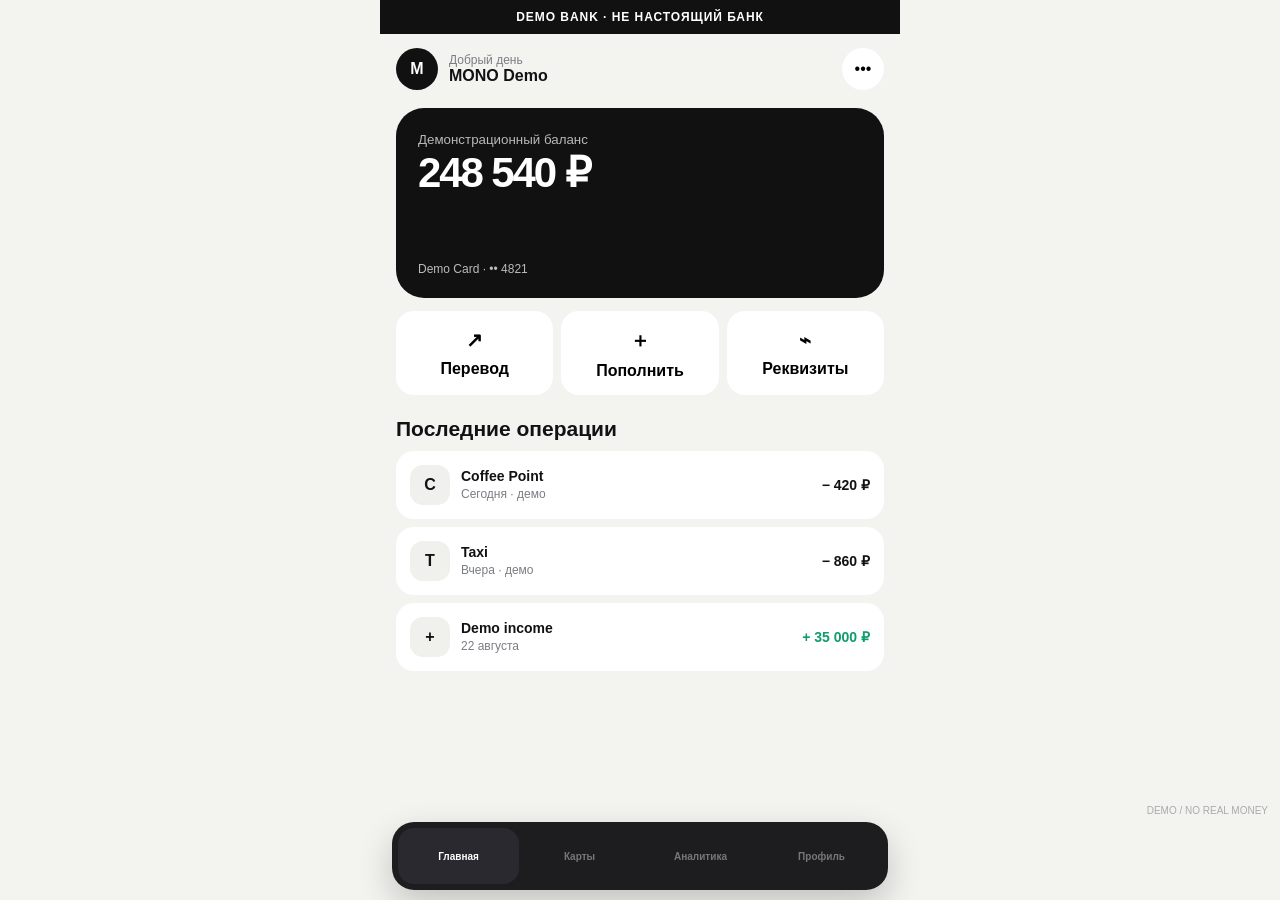
<file: bank-demo/index.html>
<!doctype html><html lang="ru"><head><meta charset="utf-8"><meta name="viewport" content="width=device-width,initial-scale=1,viewport-fit=cover"><meta name="theme-color" content="#f4f4f2"><title>MONO Demo Bank</title><style>:root{--bg:#f3f3f0;--card:#fff;--text:#111214;--muted:#7a7d83;--line:#e7e7e2;--accent:#111214;--green:#0f9d6a;--orange:#e89b2c}*{box-sizing:border-box;-webkit-tap-highlight-color:transparent}html,body{margin:0;background:var(--bg);color:var(--text);font-family:-apple-system,BlinkMacSystemFont,"SF Pro Text",Inter,sans-serif}button,input{font:inherit}.app{max-width:520px;margin:auto;padding:calc(16px + env(safe-area-inset-top)) 16px calc(98px + env(safe-area-inset-bottom))}.demo{position:sticky;top:0;z-index:20;margin:-16px -16px 14px;padding:10px 16px;background:#111;color:#fff;font-size:12px;text-align:center;font-weight:800;letter-spacing:.08em}.top{display:flex;align-items:center;margin-bottom:18px}.avatar{width:42px;height:42px;border-radius:50%;background:#111;color:#fff;display:grid;place-items:center;font-weight:800}.hello{margin-left:11px}.hello small{display:block;color:var(--muted);font-size:12px}.hello b{display:block;font-size:16px}.more{margin-left:auto;width:42px;height:42px;border:0;border-radius:50%;background:#fff}.balance{background:#111;color:#fff;border-radius:28px;padding:22px;margin-bottom:13px;min-height:190px;display:flex;flex-direction:column;justify-content:space-between}.balance small{color:#b8b8b8}.amount{font-size:42px;letter-spacing:-.05em;font-weight:800}.cardnum{font-size:12px;color:#bcbcbc}.actions{display:grid;grid-template-columns:repeat(3,1fr);gap:8px;margin-bottom:22px}.quick{border:0;background:#fff;border-radius:18px;min-height:84px;padding:13px;font-weight:750}.quick span{display:block;font-size:20px;margin-bottom:8px}.section h2{font-size:21px;margin:0 0 10px}.item{display:flex;align-items:center;background:#fff;border-radius:18px;padding:14px;margin-bottom:8px}.icon{width:40px;height:40px;border-radius:13px;background:#f0f0ed;display:grid;place-items:center;font-weight:800}.copy{flex:1;margin-left:11px}.copy b{display:block;font-size:14px}.copy small{color:var(--muted);font-size:12px}.sum{font-weight:800;font-size:14px}.plus{color:var(--green)}.nav{position:fixed;left:50%;bottom:calc(10px + env(safe-area-inset-bottom));transform:translateX(-50%);width:min(calc(100% - 24px),496px);height:68px;background:#111114f2;border-radius:22px;display:grid;grid-template-columns:repeat(4,1fr);padding:6px;box-shadow:0 14px 35px #0003}.nav button{border:0;background:transparent;color:#777;border-radius:16px;font-size:10px;font-weight:700}.nav button.on{background:#29292f;color:#fff}.view{display:none}.view.on{display:block}.sheet{position:fixed;inset:0;background:#0007;display:none;align-items:flex-end;z-index:40}.sheet.on{display:flex}.panel{width:min(100%,520px);margin:auto;background:var(--bg);border-radius:28px 28px 0 0;padding:12px 16px calc(26px + env(safe-area-inset-bottom))}.handle{width:40px;height:5px;border-radius:99px;background:#d0d0cc;margin:0 auto 18px}.field{width:100%;height:52px;border:0;background:#fff;border-radius:16px;padding:0 14px;margin-bottom:8px}.btn{width:100%;height:52px;border:0;border-radius:16px;background:#111;color:#fff;font-weight:800}.note{background:#fff4df;color:#8a651f;border-radius:14px;padding:11px 12px;font-size:12px;margin-bottom:10px}.success{text-align:center;padding:26px 0}.check{width:64px;height:64px;border-radius:50%;background:#e9f7f1;color:var(--green);display:grid;place-items:center;margin:auto;font-size:30px}.watermark{position:fixed;inset:auto 12px 84px auto;font-size:10px;color:#999;opacity:.8;z-index:2}</style></head><body><main class="app"><div class="demo">DEMO BANK · НЕ НАСТОЯЩИЙ БАНК</div><section id="home" class="view on"><header class="top"><div class="avatar">M</div><div class="hello"><small>Добрый день</small><b>MONO Demo</b></div><button class="more">•••</button></header><div class="balance"><div><small>Демонстрационный баланс</small><div class="amount">248 540 ₽</div></div><div class="cardnum">Demo Card · •• 4821</div></div><div class="actions"><button class="quick" onclick="openPay()"><span>↗</span>Перевод</button><button class="quick" onclick="toast('Демо: пополнение недоступно')"><span>＋</span>Пополнить</button><button class="quick" onclick="toast('Демо: реквизиты скрыты')"><span>⌁</span>Реквизиты</button></div><section class="section"><h2>Последние операции</h2><div class="item"><div class="icon">C</div><div class="copy"><b>Coffee Point</b><small>Сегодня · демо</small></div><div class="sum">− 420 ₽</div></div><div class="item"><div class="icon">T</div><div class="copy"><b>Taxi</b><small>Вчера · демо</small></div><div class="sum">− 860 ₽</div></div><div class="item"><div class="icon">+</div><div class="copy"><b>Demo income</b><small>22 августа</small></div><div class="sum plus">+ 35 000 ₽</div></div></section></section><section id="cards" class="view"><h1>Карты</h1><div class="balance"><div><small>MONO Demo Card</small><div class="amount" style="font-size:30px">248 540 ₽</div></div><div class="cardnum">•• 4821 · DEMO ONLY</div></div></section><section id="stats" class="view"><h1>Аналитика</h1><div class="item"><div class="copy"><b>Расходы за месяц</b><small>Демонстрационные данные</small></div><div class="sum">42 180 ₽</div></div><div class="item"><div class="copy"><b>Поступления</b><small>Демонстрационные данные</small></div><div class="sum plus">135 000 ₽</div></div></section><section id="profile" class="view"><h1>Профиль</h1><div class="note">Это демонстрационный интерфейс. Он не связан с банком, реальными счетами, картами или платежами.</div></section></main><nav class="nav"><button class="on" onclick="go('home',this)">Главная</button><button onclick="go('cards',this)">Карты</button><button onclick="go('stats',this)">Аналитика</button><button onclick="go('profile',this)">Профиль</button></nav><div class="watermark">DEMO / NO REAL MONEY</div><section id="sheet" class="sheet" onclick="if(event.target===this)closePay()"><div class="panel"><div class="handle"></div><div id="form"><h2>Демо-перевод</h2><div class="note">Перевод не отправляет деньги и не создаёт настоящий банковский чек.</div><input class="field" placeholder="Получатель"><input class="field" placeholder="Сумма" inputmode="numeric"><button class="btn" onclick="done()">Показать демо-результат</button></div><div id="ok" class="success" style="display:none"><div class="check">✓</div><h2>Демо завершено</h2><p style="color:var(--muted)">Настоящий платёж не выполнялся.</p><button class="btn" onclick="closePay()">Готово</button></div></div></section><div id="toast" style="position:fixed;top:20px;left:50%;transform:translate(-50%,-20px);opacity:0;transition:.2s;background:#111;color:#fff;padding:10px 14px;border-radius:99px;z-index:80;font-size:12px;font-weight:800"></div><script>function go(id,b){document.querySelectorAll('.view').forEach(x=>x.classList.remove('on'));document.getElementById(id).classList.add('on');document.querySelectorAll('.nav button').forEach(x=>x.classList.remove('on'));b.classList.add('on')}function openPay(){sheet.classList.add('on')}function closePay(){sheet.classList.remove('on');form.style.display='block';ok.style.display='none'}function done(){form.style.display='none';ok.style.display='block'}function toast(t){const x=document.getElementById('toast');x.textContent=t;x.style.opacity=1;x.style.transform='translate(-50%,0)';setTimeout(()=>{x.style.opacity=0;x.style.transform='translate(-50%,-20px)'},1400)}</script></body></html>
</file>
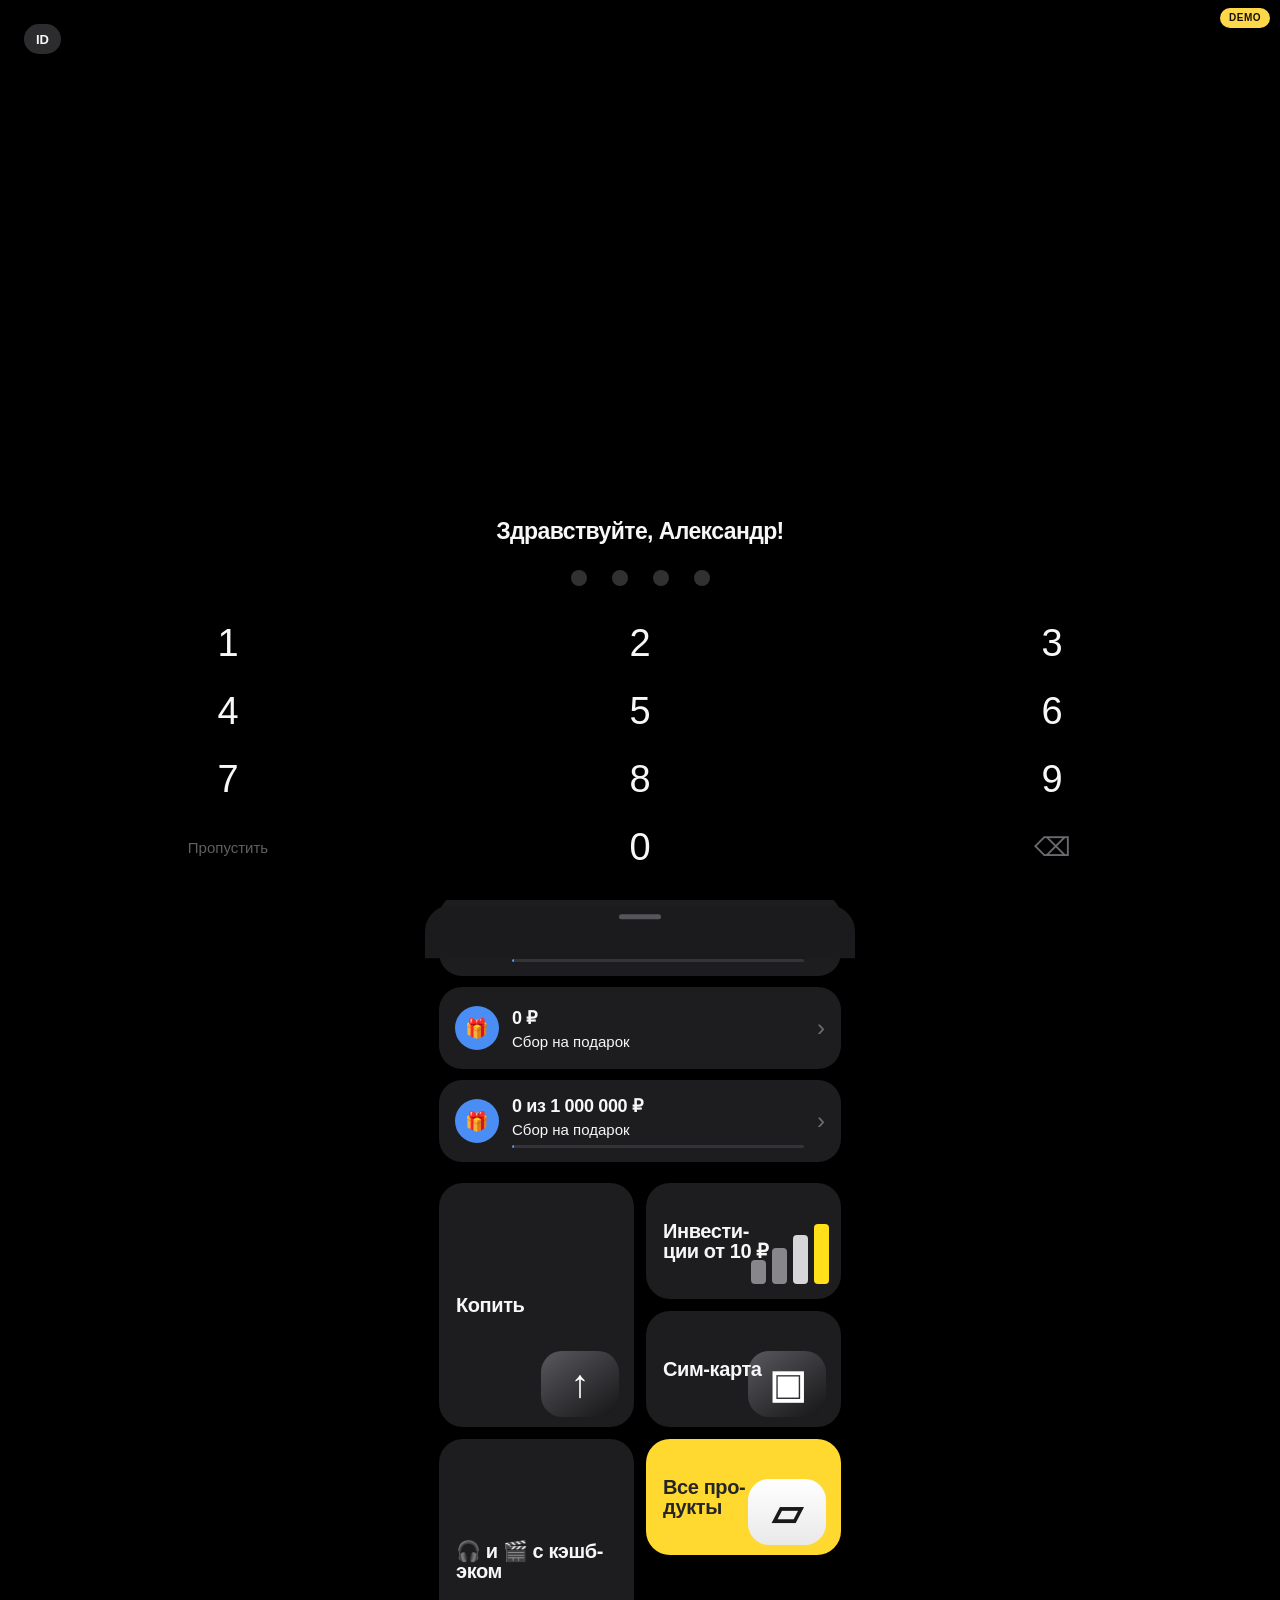
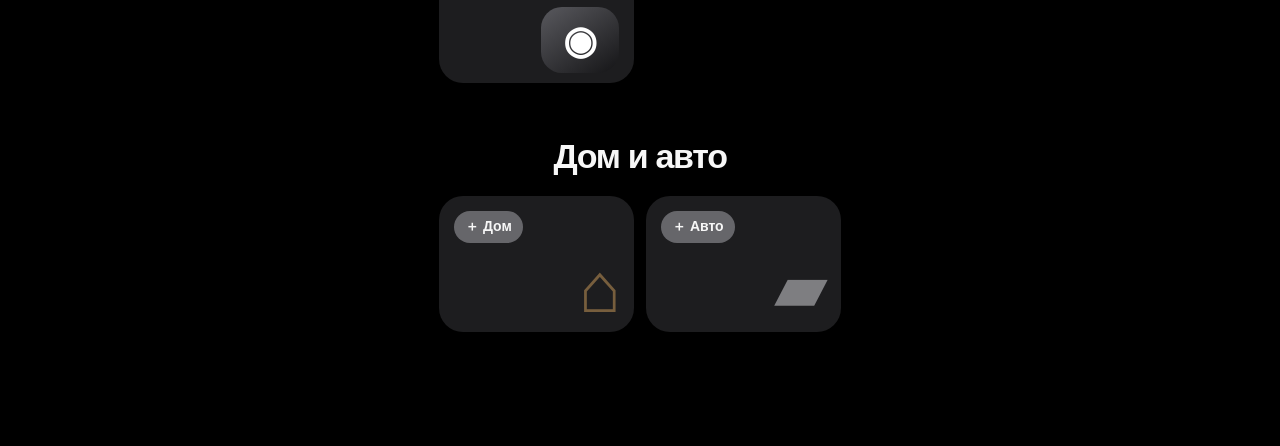
<file: bank-sim/index.html>
<!doctype html>
<html lang="ru">
<head>
  <meta charset="utf-8" />
  <meta name="viewport" content="width=device-width,initial-scale=1,viewport-fit=cover,user-scalable=no" />
  <meta name="theme-color" content="#000000" />
  <meta name="apple-mobile-web-app-capable" content="yes" />
  <meta name="apple-mobile-web-app-status-bar-style" content="black-translucent" />
  <title>Финансы</title>
  <link rel="stylesheet" href="styles.css" />
  <link rel="stylesheet" href="enhancements.css" />
</head>
<body>
  <div class="lock" id="lockScreen">
    <div class="lock-top"><div class="mini-badge">ID</div></div>
    <div class="lock-center">
      <h1 id="lockGreeting">Здравствуйте, Александр!</h1>
      <div class="pin-dots" id="pinDots"><i></i><i></i><i></i><i></i></div>
    </div>
    <div class="keypad" id="keypad">
      <button data-key="1">1</button><button data-key="2">2</button><button data-key="3">3</button>
      <button data-key="4">4</button><button data-key="5">5</button><button data-key="6">6</button>
      <button data-key="7">7</button><button data-key="8">8</button><button data-key="9">9</button>
      <button class="skip" id="skipPin">Пропустить</button><button data-key="0">0</button><button class="erase" id="erasePin">⌫</button>
    </div>
  </div>

  <div class="app" id="app">
    <main class="screen active" id="screenHome">
      <section class="hero-row">
        <button class="profile-open" id="profileBtn">
          <div class="avatar">А</div>
          <div class="profile-name">Александр <span>›</span></div>
        </button>
        <button class="gift-btn" data-panel="gifts">🎁</button>
      </section>

      <button class="search-bar" id="searchBtn"><span>⌕</span><b>Поиск</b></button>

      <section class="summary-grid">
        <button class="summary-card" id="historyTile">
          <h3>Все операции</h3>
          <p>Трат в августе</p>
          <strong id="spendTile">130 607 ₽</strong>
          <div class="segments"><i></i><i></i><i></i><i></i><i></i><i></i></div>
        </button>
        <button class="summary-card" id="cashbackTile">
          <h3>Кэшбэк<br>и бонусы</h3>
          <div class="bonus-icons"><span>↗</span><span>▣</span><span>М</span></div>
        </button>
      </section>

      <section class="quick-actions">
        <button data-action="transfer"><span>↗</span><b>Перевести<br>по телефону</b></button>
        <button data-action="topup"><span>＋</span><b>Пополнить<br><em id="quickAccountName">Black</em></b></button>
        <button data-action="between"><span>⇄</span><b>Между<br>счетами</b></button>
        <button data-action="qr"><span>⌗</span><b>Сканировать<br>QR-код</b></button>
      </section>

      <button class="account-card" id="accountCard">
        <div class="account-icon">₽</div>
        <div class="account-main">
          <div class="account-title"><strong id="balanceText">13,84 ₽</strong><span>0 ₽</span></div>
          <p id="accountName">Black</p>
          <div class="mini-card"><span>••••</span><b id="cardLast4">8310</b></div>
          <div class="topup-wide" data-action="topup"><span>＋</span> Пополнить из другого банка <b>›</b></div>
        </div>
      </button>

      <section class="promo-card">
        <div><h3>Удвоим<br>ваши пожертвования</h3><p>Поддержите благотворительные проекты</p></div>
        <button id="closePromo">×</button>
        <div class="promo-art"><span>×2</span></div>
      </section>

      <div id="goalList"></div>

      <section class="product-grid">
        <button class="product-card tall" data-panel="save"><h3>Копить</h3><div class="safe-art">↑</div></button>
        <button class="product-card" data-panel="invest"><h3>Инвести-<br>ции от 10 ₽</h3><div class="bars-art"><i></i><i></i><i></i><i></i></div></button>
        <button class="product-card" data-panel="sim"><h3>Сим-карта</h3><div class="sim-art">▣</div></button>
        <button class="product-card tall" data-panel="entertainment"><h3>🎧 и 🎬 с кэшб-<br>эком</h3><div class="film-art">◉</div></button>
        <button class="product-card yellow" data-panel="products"><h3>Все про-<br>дукты</h3><div class="bag-art">▱</div></button>
      </section>

      <h2 class="home-auto-title">Дом и авто</h2>
      <section class="home-auto-grid">
        <button class="home-card" data-panel="home"><span>＋ Дом</span><div class="house-art">⌂</div></button>
        <button class="home-card" data-panel="car"><span>＋ Авто</span><div class="car-art">▰</div></button>
      </section>
    </main>

    <main class="screen" id="screenPayments">
      <header class="page-head"><h1>Платежи</h1><p>Быстрые действия</p></header>
      <section class="list-card">
        <button data-action="transfer"><span>↗</span><div><b>Перевести</b><small>По номеру телефона</small></div><em>›</em></button>
        <button data-action="topup"><span>＋</span><div><b>Пополнить</b><small>Основной счёт</small></div><em>›</em></button>
        <button data-action="between"><span>⇄</span><div><b>Между счетами</b><small>Основной и накопительные</small></div><em>›</em></button>
        <button data-action="qr"><span>⌗</span><div><b>По QR-коду</b><small>Камера и платежная ссылка</small></div><em>›</em></button>
        <button data-panel="services"><span>▦</span><div><b>Услуги</b><small>Связь, интернет, ЖКХ</small></div><em>›</em></button>
      </section>
    </main>

    <main class="screen" id="screenCity">
      <header class="page-head"><h1>Город</h1><p>Сервисы рядом</p></header>
      <section class="city-grid">
        <button data-panel="cafe"><span>☕</span><b>Кафе</b></button><button data-panel="cinema"><span>🎬</span><b>Кино</b></button>
        <button data-panel="taxi"><span>🚕</span><b>Такси</b></button><button data-panel="shopping"><span>🛍</span><b>Покупки</b></button>
      </section>
    </main>

    <main class="screen" id="screenChat">
      <header class="page-head"><h1>Чат</h1><p>Сообщения</p></header>
      <button class="chat-card" id="supportChat"><div class="chat-avatar">●</div><div><b>Поддержка</b><p>Чем можем помочь?</p></div><span>›</span></button>
    </main>

    <main class="screen" id="screenMore">
      <header class="page-head"><h1>Витрина</h1><p>Настройки интерфейса</p></header>
      <section class="list-card">
        <button id="editAccount"><span>₽</span><div><b>Основной счёт</b><small>Название, баланс и последние цифры</small></div><em>›</em></button>
        <button id="manageGoals"><span>◢</span><div><b>Накопительные счета</b><small>Названия, суммы и цели</small></div><em>›</em></button>
        <button id="resetData"><span>↻</span><div><b>Сбросить данные</b><small>Вернуть исходные значения</small></div><em>›</em></button>
      </section>
      <p class="sim-note">Демо-интерфейс: реальные банковские счета и карты не подключены.</p>
    </main>

    <nav class="bottom-nav">
      <button class="nav-item active" data-screen="Home"><span>⌂</span><small>Главная</small></button>
      <button class="nav-item" data-screen="Payments"><span>○</span><small>Платежи</small></button>
      <button class="nav-item" data-screen="City"><span>◆</span><small>Город</small></button>
      <button class="nav-item" data-screen="Chat"><span>▰</span><small>Чат</small><i>9</i></button>
      <button class="nav-item" data-screen="More"><span>▦</span><small>Витрина</small></button>
    </nav>
  </div>

  <div class="sheet-backdrop" id="sheetBackdrop"></div>
  <div class="sheet" id="sheet" aria-hidden="true"><div class="grabber"></div><div id="sheetContent"></div></div>
  <div class="toast" id="toast"></div>
  <script src="app.js"></script>
  <script src="enhancements.js"></script>
</body>
</html>
</file>
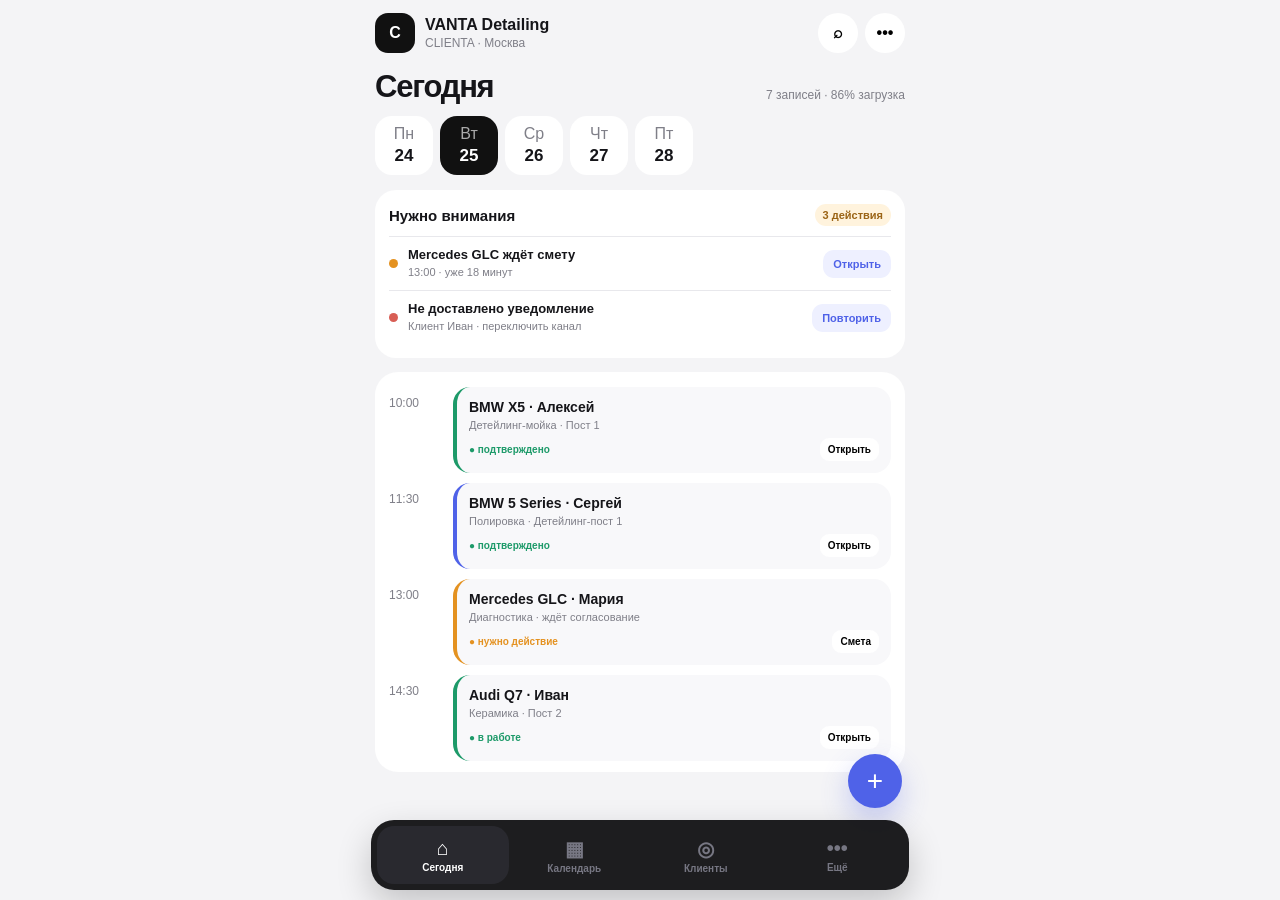
<file: clienta-admin-demo/index.html>
<!doctype html><html lang="ru"><head><meta charset="utf-8"><meta name="viewport" content="width=device-width,initial-scale=1,viewport-fit=cover,user-scalable=no"><meta name="theme-color" content="#f4f4f6"><title>CLIENTA CRM</title><style>:root{--bg:#f4f4f6;--card:#fff;--text:#151519;--muted:#7f7f88;--line:#e8e8ec;--accent:#4f62e8;--green:#1d9a69;--orange:#e49221;--red:#d85e55;--soft:#eef0ff}*{box-sizing:border-box;-webkit-tap-highlight-color:transparent}html,body{margin:0;min-height:100%;background:var(--bg);color:var(--text);font-family:-apple-system,BlinkMacSystemFont,"SF Pro Text","Inter",sans-serif}button,input{font:inherit}.app{max-width:560px;margin:auto;padding:calc(13px + env(safe-area-inset-top)) 15px calc(102px + env(safe-area-inset-bottom))}.view{display:none}.view.on{display:block}.top{display:flex;align-items:center;margin-bottom:18px}.branch{display:flex;align-items:center;gap:10px}.logo{width:40px;height:40px;border-radius:13px;background:#111;color:#fff;display:grid;place-items:center;font-weight:850}.branch b{display:block;font-size:16px}.branch span{display:block;color:var(--muted);font-size:12px;margin-top:2px}.topActions{margin-left:auto;display:flex;gap:7px}.circle{width:40px;height:40px;border:0;border-radius:50%;background:#fff;font-weight:800}.titleRow{display:flex;align-items:end;margin-bottom:14px}.titleRow h1{font-size:31px;line-height:1;letter-spacing:-.04em;margin:0}.titleRow span{margin-left:auto;color:var(--muted);font-size:12px}.dates{display:flex;gap:7px;overflow:auto;margin:0 -15px 15px;padding:0 15px;scrollbar-width:none}.date{min-width:58px;border:0;border-radius:17px;background:#fff;padding:9px 7px;color:var(--muted)}.date b{display:block;color:var(--text);font-size:17px;margin-top:3px}.date.on{background:#111;color:#aaa}.date.on b{color:#fff}.attention{background:#fff;border-radius:21px;padding:14px;margin-bottom:14px}.attHead{display:flex;align-items:center;margin-bottom:10px}.attHead b{font-size:15px}.attHead span{margin-left:auto;background:#fff3dd;color:#9b6416;padding:5px 8px;border-radius:99px;font-size:11px;font-weight:750}.attItem{display:flex;align-items:center;padding:10px 0;border-top:1px solid var(--line)}.dot{width:9px;height:9px;border-radius:50%;margin-right:10px;background:var(--orange)}.dot.red{background:var(--red)}.attItem div{flex:1}.attItem b{font-size:13px;display:block}.attItem span{font-size:11px;color:var(--muted)}.miniBtn{border:0;background:var(--soft);color:var(--accent);border-radius:11px;padding:8px 10px;font-size:11px;font-weight:750}.schedule{background:#fff;border-radius:23px;padding:10px 14px 6px}.slotRow{display:grid;grid-template-columns:54px 1fr;gap:10px;min-height:74px}.time{padding-top:14px;color:var(--muted);font-size:12px}.visit{margin:5px 0;background:#f8f8fa;border-radius:17px;padding:12px;border-left:4px solid var(--accent)}.visit.green{border-left-color:var(--green)}.visit.orange{border-left-color:var(--orange)}.visit b{display:block;font-size:14px}.visit span{display:block;color:var(--muted);font-size:11px;margin-top:4px}.visitMeta{display:flex;align-items:center;margin-top:7px}.state{font-size:10px;font-weight:750;color:var(--green)}.state.wait{color:var(--orange)}.visitMeta button{margin-left:auto;border:0;background:white;border-radius:9px;padding:6px 8px;font-size:10px;font-weight:700}.search{width:100%;height:48px;border:0;background:#fff;border-radius:15px;padding:0 14px;font-size:15px;outline:none;margin-bottom:10px}.client{background:#fff;border-radius:19px;padding:14px;margin-bottom:8px}.clientTop{display:flex;align-items:center}.avatar{width:38px;height:38px;border-radius:13px;background:#efeff2;display:grid;place-items:center;font-weight:800}.clientInfo{margin-left:10px;flex:1}.clientInfo b{display:block;font-size:14px}.clientInfo span{display:block;color:var(--muted);font-size:11px;margin-top:3px}.money{font-weight:800;font-size:13px}.groupCard,.systemCard{background:#fff;border-radius:21px;padding:15px;margin-bottom:9px}.groupCard h3,.systemCard h3{margin:0 0 5px;font-size:18px}.groupCard p,.systemCard p{margin:0;color:var(--muted);font-size:12px;line-height:1.45}.groupStat{display:flex;gap:8px;margin-top:12px}.pill{background:#f3f3f6;border-radius:12px;padding:9px 10px;font-size:11px}.pill b{display:block;font-size:15px;margin-bottom:2px}.systemRow{display:flex;align-items:center;padding:11px 0;border-top:1px solid var(--line)}.systemRow:first-of-type{border-top:0}.systemRow div{flex:1}.systemRow b{display:block;font-size:13px}.systemRow span{display:block;color:var(--muted);font-size:11px;margin-top:2px}.ok{color:var(--green);font-size:11px;font-weight:750}.warn{color:var(--orange);font-size:11px;font-weight:750}.nav{position:fixed;left:50%;bottom:calc(10px + env(safe-area-inset-bottom));transform:translateX(-50%);width:min(calc(100% - 22px),538px);height:70px;background:#111114f2;border-radius:23px;display:grid;grid-template-columns:repeat(4,1fr);padding:6px;z-index:30;box-shadow:0 14px 35px #0003}.nav button{border:0;background:transparent;color:#777783;border-radius:17px;font-size:10px;font-weight:700}.nav button span{display:block;font-size:20px;margin-bottom:2px}.nav button.on{background:#29292f;color:white}.fab{position:fixed;right:max(18px,calc((100vw - 560px)/2 + 18px));bottom:calc(92px + env(safe-area-inset-bottom));width:54px;height:54px;border:0;border-radius:50%;background:var(--accent);color:white;font-size:28px;box-shadow:0 12px 28px #4f62e84a;z-index:25}.sheet{position:fixed;inset:0;background:#0006;display:none;align-items:flex-end;z-index:50}.sheet.on{display:flex}.panel{width:min(100%,560px);margin:auto;background:var(--bg);border-radius:29px 29px 0 0;padding:12px 15px calc(25px + env(safe-area-inset-bottom));max-height:88vh;overflow:auto}.handle{width:40px;height:5px;background:#d0d0d5;border-radius:99px;margin:0 auto 18px}.panel h2{font-size:25px;margin:0 0 14px}.field{background:#fff;border-radius:16px;padding:13px;margin-bottom:8px}.field small{display:block;color:var(--muted);font-size:11px;margin-bottom:4px}.rowBtns{display:grid;grid-template-columns:1fr 1fr;gap:8px;margin-top:10px}.btn{height:47px;border:0;border-radius:14px;background:#111;color:#fff;font-weight:750}.btn.alt{background:#fff;color:#111}.repeat{display:flex;align-items:center;background:#fff;border-radius:16px;padding:13px;margin-top:8px}.repeat div{flex:1}.repeat b{font-size:13px}.repeat span{display:block;color:var(--muted);font-size:11px;margin-top:2px}.switch{width:44px;height:27px;border-radius:99px;background:#d8d8dc;position:relative}.switch:after{content:"";position:absolute;width:23px;height:23px;border-radius:50%;background:#fff;top:2px;left:2px;box-shadow:0 1px 3px #0003}.switch.on{background:var(--accent)}.switch.on:after{left:19px}.toast{position:fixed;top:calc(12px + env(safe-area-inset-top));left:50%;transform:translate(-50%,-15px);opacity:0;background:#111;color:#fff;padding:11px 15px;border-radius:99px;font-size:12px;font-weight:700;transition:.2s;z-index:80;white-space:nowrap}.toast.on{opacity:1;transform:translate(-50%,0)}</style></head><body><main class="app"><section id="today" class="view on"><header class="top"><div class="branch"><div class="logo">C</div><div><b>VANTA Detailing</b><span>CLIENTA · Москва</span></div></div><div class="topActions"><button class="circle" onclick="toast('Поиск открыт')">⌕</button><button class="circle" onclick="go('system',document.querySelectorAll('.nav button')[3])">•••</button></div></header><div class="titleRow"><h1>Сегодня</h1><span>7 записей · 86% загрузка</span></div><div class="dates"><button class="date"><span>Пн</span><b>24</b></button><button class="date on"><span>Вт</span><b>25</b></button><button class="date"><span>Ср</span><b>26</b></button><button class="date"><span>Чт</span><b>27</b></button><button class="date"><span>Пт</span><b>28</b></button></div><div class="attention"><div class="attHead"><b>Нужно внимания</b><span>3 действия</span></div><div class="attItem"><i class="dot"></i><div><b>Mercedes GLC ждёт смету</b><span>13:00 · уже 18 минут</span></div><button class="miniBtn" onclick="toast('Смета открыта')">Открыть</button></div><div class="attItem"><i class="dot red"></i><div><b>Не доставлено уведомление</b><span>Клиент Иван · переключить канал</span></div><button class="miniBtn" onclick="toast('Отправлено через резервный канал')">Повторить</button></div></div><div class="schedule"><div class="slotRow"><div class="time">10:00</div><div class="visit green" onclick="openBooking('BMW X5','Детейлинг-мойка','10:00','3 500 ₽')"><b>BMW X5 · Алексей</b><span>Детейлинг-мойка · Пост 1</span><div class="visitMeta"><div class="state">● подтверждено</div><button>Открыть</button></div></div></div><div class="slotRow"><div class="time">11:30</div><div class="visit" onclick="openBooking('BMW 5 Series','Полировка кузова','11:30','15 000 ₽')"><b>BMW 5 Series · Сергей</b><span>Полировка · Детейлинг-пост 1</span><div class="visitMeta"><div class="state">● подтверждено</div><button>Открыть</button></div></div></div><div class="slotRow"><div class="time">13:00</div><div class="visit orange" onclick="openBooking('Mercedes GLC','Диагностика','13:00','8 500 ₽')"><b>Mercedes GLC · Мария</b><span>Диагностика · ждёт согласование</span><div class="visitMeta"><div class="state wait">● нужно действие</div><button>Смета</button></div></div></div><div class="slotRow"><div class="time">14:30</div><div class="visit green" onclick="openBooking('Audi Q7','Керамическое покрытие','14:30','12 000 ₽')"><b>Audi Q7 · Иван</b><span>Керамика · Пост 2</span><div class="visitMeta"><div class="state">● в работе</div><button>Открыть</button></div></div></div></div></section><section id="calendar" class="view"><header class="top"><div class="branch"><div><b>Расписание</b><span>День · все ресурсы</span></div></div></header><div class="titleRow"><h1>Календарь</h1><span>конфликты: 0</span></div><div class="groupCard"><h3>Групповое событие · 18:00</h3><p>Мастер-класс по уходу за кузовом. Новые записи видны сразу, уведомления включены.</p><div class="groupStat"><div class="pill"><b>8 / 12</b>мест занято</div><div class="pill"><b>2</b>новых сегодня</div></div></div><div class="systemCard"><h3>Защита от накладок</h3><p>CLIENTA проверяет сотрудника, ресурс и длительность услуги до фиксации слота.</p><div class="systemRow"><div><b>Детейлинг-пост 1</b><span>92% загрузка</span></div><span class="ok">без конфликтов</span></div><div class="systemRow"><div><b>Моечный пост 1</b><span>71% загрузка</span></div><span class="ok">без конфликтов</span></div></div></section><section id="clients" class="view"><header class="top"><div class="branch"><div><b>Клиенты</b><span>единая база</span></div></div></header><div class="titleRow"><h1>Клиенты</h1><span>1 248</span></div><input class="search" placeholder="Имя, телефон, авто"><div class="client"><div class="clientTop"><div class="avatar">А</div><div class="clientInfo"><b>Алексей Смирнов</b><span>BMW 5 · 8 визитов · следующий через 28 дней</span></div><div class="money">83 500 ₽</div></div></div><div class="client"><div class="clientTop"><div class="avatar">М</div><div class="clientInfo"><b>Мария Иванова</b><span>Mercedes GLC · 4 визита · есть рекомендация</span></div><div class="money">41 000 ₽</div></div></div><div class="systemCard"><h3>Повторяющиеся визиты</h3><p>Для постоянного клиента можно создать серию записей сразу, без ручного копирования каждой даты.</p><button class="btn" style="width:100%;margin-top:12px" onclick="toast('Серия из 8 визитов подготовлена')">Создать серию визитов</button></div></section><section id="system" class="view"><header class="top"><div class="branch"><div><b>Система</b><span>статус CLIENTA</span></div></div></header><div class="titleRow"><h1>Контроль</h1><span>всё работает</span></div><div class="systemCard"><h3>Уведомления</h3><p>Если основной канал не доставил сообщение, система показывает ошибку и позволяет переключиться на резервный.</p><div class="systemRow"><div><b>MAX</b><span>основной канал</span></div><span class="ok">подключён</span></div><div class="systemRow"><div><b>Telegram</b><span>резервный канал</span></div><span class="ok">подключён</span></div><div class="systemRow"><div><b>SMS</b><span>fallback</span></div><span class="ok">готов</span></div></div><div class="systemCard"><h3>Надёжность расписания</h3><div class="systemRow"><div><b>Последняя синхронизация</b><span>только что</span></div><span class="ok">актуально</span></div><div class="systemRow"><div><b>Двойные бронирования</b><span>за сегодня</span></div><span class="ok">0</span></div><div class="systemRow"><div><b>Необработанные ошибки</b><span>за сегодня</span></div><span class="ok">0</span></div></div><div class="systemCard"><h3>Что это за демо</h3><p>Интерфейс интерактивный, но цифры тестовые. Production-версия подключается к реальному расписанию, CRM и каналам уведомлений.</p></div></section></main><button class="fab" onclick="newBooking()">+</button><nav class="nav"><button class="on" onclick="go('today',this)"><span>⌂</span>Сегодня</button><button onclick="go('calendar',this)"><span>▦</span>Календарь</button><button onclick="go('clients',this)"><span>◎</span>Клиенты</button><button onclick="go('system',this)"><span>•••</span>Ещё</button></nav><section id="sheet" class="sheet" onclick="if(event.target===this)closeSheet()"><div class="panel"><div class="handle"></div><h2 id="bt">Новая запись</h2><div class="field"><small>Клиент / автомобиль</small><b id="bc">Новый клиент</b></div><div class="field"><small>Услуга</small><b id="bs">Выберите услугу</b></div><div class="field"><small>Время</small><b id="btime">Сегодня · 16:30</b></div><div class="field"><small>Стоимость</small><b id="bp">—</b></div><div class="repeat" onclick="this.querySelector('.switch').classList.toggle('on')"><div><b>Повторяющаяся запись</b><span>создать серию визитов одной кнопкой</span></div><i class="switch"></i></div><div class="rowBtns"><button class="btn alt" onclick="closeSheet()">Закрыть</button><button class="btn" onclick="toast('Запись сохранена без конфликта');closeSheet()">Сохранить</button></div></div></section><div id="toast" class="toast"></div><script>function go(id,b){document.querySelectorAll('.view').forEach(x=>x.classList.remove('on'));document.getElementById(id).classList.add('on');document.querySelectorAll('.nav button').forEach(x=>x.classList.remove('on'));b.classList.add('on');scrollTo(0,0)}function openBooking(c,s,t,p){bt.textContent='Запись';bc.textContent=c;bs.textContent=s;btime.textContent='Сегодня · '+t;bp.textContent=p;sheet.classList.add('on')}function newBooking(){bt.textContent='Новая запись';bc.textContent='Новый клиент';bs.textContent='Детейлинг-мойка';btime.textContent='Сегодня · 16:30';bp.textContent='3 500 ₽';sheet.classList.add('on')}function closeSheet(){sheet.classList.remove('on')}function toast(t){const x=document.getElementById('toast');x.textContent=t;x.classList.add('on');setTimeout(()=>x.classList.remove('on'),1500)}</script></body></html>
</file>
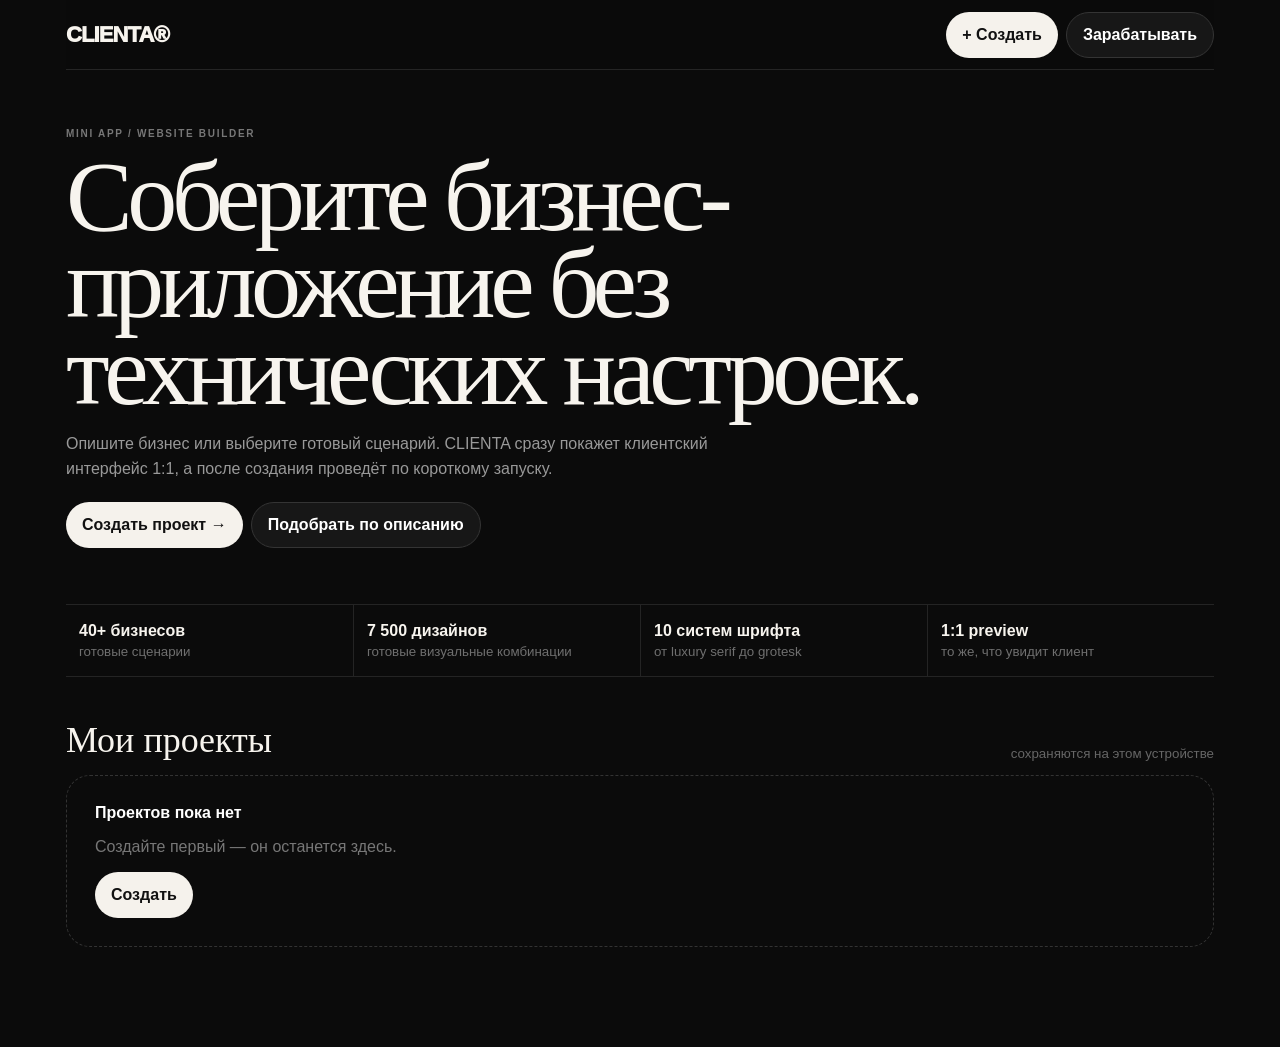
<file: clienta-demo/index.html>
<!doctype html><html lang="ru"><head><meta charset="utf-8"><meta name="viewport" content="width=device-width,initial-scale=1,viewport-fit=cover,interactive-widget=resizes-content"><meta name="theme-color" content="#0b0b0b"><title>CLIENTA Studio</title><link rel="preconnect" href="https://fonts.googleapis.com"><link rel="preconnect" href="https://fonts.gstatic.com" crossorigin><link href="https://fonts.googleapis.com/css2?family=Bodoni+Moda:opsz,wght@6..96,400;6..96,600&family=Cormorant+Garamond:wght@400;500;600&family=DM+Sans:opsz,wght@9..40,400;9..40,600;9..40,700&family=IBM+Plex+Mono:wght@400;600&family=IBM+Plex+Sans:wght@400;600;700&family=Libre+Baskerville:wght@400;700&family=Manrope:wght@400;600;700;800&family=Playfair+Display:wght@400;600;700&family=Space+Grotesk:wght@400;600;700&family=Syne:wght@400;600;700&family=Unbounded:wght@400;600;700&display=swap" rel="stylesheet"><link rel="stylesheet" href="./app.css"><link rel="stylesheet" href="./focus-fix.css"><link rel="stylesheet" href="./design-pack.css"><link rel="stylesheet" href="./design-system-v2.css"></head><body><main id="home"><div class="shell"><header class="nav"><div class="logo">CLIENTA®</div><div class="spacer"></div><button id="newBtn" class="btn light">+ Создать</button><button id="partnerBtn" class="btn">Зарабатывать</button></header><section class="hero"><div class="eyebrow">Mini App / Website Builder</div><h1>Соберите бизнес-приложение без технических настроек.</h1><p>Опишите бизнес или выберите готовый сценарий. CLIENTA сразу покажет клиентский интерфейс 1:1, а после создания проведёт по короткому запуску.</p><div class="heroActions"><button id="heroCreate" class="btn light">Создать проект →</button><button id="smartStart" class="btn">Подобрать по описанию</button></div></section><section class="band"><div><b>40+ бизнесов</b><small>готовые сценарии</small></div><div><b>7 500 дизайнов</b><small>готовые визуальные комбинации</small></div><div><b>10 систем шрифта</b><small>от luxury serif до grotesk</small></div><div><b>1:1 preview</b><small>то же, что увидит клиент</small></div></section><div class="sectionTitle"><h2>Мои проекты</h2><small>сохраняются на этом устройстве</small></div><section id="projects" class="projects"></section></div></main><section id="builder" class="full"><div class="builder"><div class="editor"><header class="top"><span id="progress" class="progress">ШАГ 1 ИЗ 6</span><button id="closeBuilder" class="close">×</button></header><div id="body" class="body"><section id="s1" class="screen on"><div class="head"><div class="eyebrow">Шаг 1</div><h2>Что за бизнес?</h2><p>Можно выбрать из списка или описать обычными словами.</p></div><div class="smartBrief"><textarea id="brief" placeholder="Например: детейлинг в Москве, хочу запись, бонусы и тёмный дизайн"></textarea><button id="smartPickBtn">Подобрать</button></div><div id="smartResult" class="smartResult hidden"></div><input id="search" class="search" placeholder="Поиск: барбершоп, автосервис, клиника…"><div id="chips" class="chips"></div><div id="bizGrid" class="bizGrid"></div></section><section id="s2" class="screen"><div class="head"><div class="eyebrow">Шаг 2</div><h2>Как должно выглядеть?</h2><p>Выберите готовый визуальный вариант. На каждой карточке видно цветовую атмосферу, композицию и шрифт. Нажмите — превью сразу обновится.</p></div><label class="label" for="businessName">Название</label><input id="businessName" class="field" placeholder="Название бизнеса"><div class="label">Стиль приложения</div><div id="themes" class="themes"></div><div class="label">Типографика</div><div id="fonts" class="fontGrid"></div></section><section id="s3" class="screen"><div class="head"><div class="eyebrow">Шаг 3</div><h2>Что должно уметь?</h2><p>Пакет можно выбрать целиком или включить нужные функции вручную.</p></div><div id="packs" class="packs"></div><div id="mods" class="mods"></div></section><section id="s4" class="screen"><div class="head"><div class="eyebrow">Шаг 4</div><h2>Реальные данные</h2></div><label class="label" for="services">Услуги</label><textarea id="services" class="area"></textarea><label class="label" for="schedule">График</label><input id="schedule" class="field"><label class="label" for="contact">Куда получать заявки</label><input id="contact" class="field" placeholder="@username, телефон, ссылка или email"><div class="uploadBox"><b>Референс</b><input id="reference" type="file"><small id="referenceName">Референс не добавлен</small></div></section><section id="s5" class="screen"><div class="head"><div class="eyebrow">Шаг 5</div><h2>Где открыть?</h2></div><div class="channelGrid"><label class="channelChoice"><input data-channel type="checkbox" value="Web"><span><b>Web</b><small>Обычная ссылка</small></span></label><label class="channelChoice"><input data-channel type="checkbox" value="Telegram"><span><b>Telegram</b><small>Mini App / бот</small></span></label><label class="channelChoice"><input data-channel type="checkbox" value="MAX"><span><b>MAX</b><small>канал для запуска</small></span></label><label class="channelChoice"><input data-channel type="checkbox" value="Site"><span><b>Сайт</b><small>web-сценарий</small></span></label></div></section><section id="s6" class="screen"><div class="head"><div class="eyebrow">Шаг 6</div><h2>Проверьте 1:1</h2></div><div id="review" class="reviewGrid"></div><div id="reviewPreview" class="reviewPreview"></div></section></div><footer class="footer"><div class="footerIn"><button id="back" class="btn">Закрыть</button><button id="next" class="btn light next">Дальше →</button></div></footer><button id="mobilePreviewBtn" class="mobilePreviewBtn">Превью 1:1</button></div><aside class="rail"><div class="railTop"><b>ЖИВОЕ ПРЕВЬЮ</b><span id="previewPack">СТАРТ</span></div><div class="phone"><div id="livePreview" class="phoneScroll"></div></div></aside></div></section><section id="mobilePreview" class="mobilePreview"><div class="mobilePreviewTop"><span>1:1 клиентский интерфейс</span><button id="closeMobilePreview" class="close">×</button></div><div id="mobileLive" class="mobilePhone"></div></section><section id="success" class="modal success"><div class="modalIn"><button id="closeSuccess" class="close">×</button><div class="eyebrow">Проект создан</div><h1 class="bigTitle">До запуска — несколько минут.</h1><p id="successText" class="sub"></p><div id="launchGrid" class="launchGrid"></div><div class="tutorial"><h3>Коротко: что дальше</h3><div class="tutorialGrid"><div class="tutorialStep"><b>1. Проверьте услуги</b></div><div class="tutorialStep"><b>2. Укажите график</b></div><div class="tutorialStep"><b>3. Добавьте контакт</b></div><div class="tutorialStep"><b>4. Проверьте функции</b></div><div class="tutorialStep"><b>5. Выберите канал</b></div></div></div><div class="heroActions"><button id="viewClient" class="btn light">Посмотреть как клиент</button><button id="copyClient" class="btn">Скопировать ссылку</button><button id="ownerOpen" class="btn">Кабинет владельца</button></div></div></section><section id="owner" class="modal lightModal"><div class="modalIn"><button id="closeOwner" class="close">×</button><div class="eyebrow">Кабинет владельца</div><h1 id="ownerName" class="bigTitle"></h1><div id="ownerGrid" class="ownerGrid"></div><div class="heroActions"><button id="editProject" class="btn">Редактировать проект</button><button id="ownerViewClient" class="btn light">Открыть клиентскую версию</button></div></div></section><section id="partner" class="modal partner"><div class="modalIn"><button id="closePartner" class="close">×</button><div class="eyebrow">CLIENTA Partners</div><h1 class="bigTitle">Приводи бизнесы. Получай процент.</h1><div class="partnerBox"><b>Моя ссылка</b><div class="refRow"><input id="refLink" readonly><button id="copyRef" class="btn lime">Копировать</button></div></div></div></section><div id="publicRoot"></div><div id="sheet" class="sheet"><div id="sheetPanel" class="panel"></div></div><div id="toast" class="toast"></div><script src="./app.js" defer></script><script src="./qa-patch.js" defer></script><script src="./qa-patch2.js" defer></script><script src="./qa-patch3.js" defer></script><script src="./qa-patch4.js" defer></script><script src="./qa-patch5.js" defer></script><script src="./qa-patch6.js" defer></script><script src="./qa-patch7.js" defer></script><script src="./qa-patch8.js" defer></script><script src="./qa-patch9.js" defer></script><script src="./qa-patch10.js" defer></script><script src="./qa-patch11.js" defer></script><script src="./qa-patch12.js" defer></script><script src="./qa-patch13.js" defer></script><script src="./qa-patch14.js" defer></script><script src="./qa-patch15.js" defer></script><script src="./qa-patch16.js" defer></script><script src="./qa-patch18.js" defer></script><script src="./qa-patch19.js" defer></script></body></html>
</file>
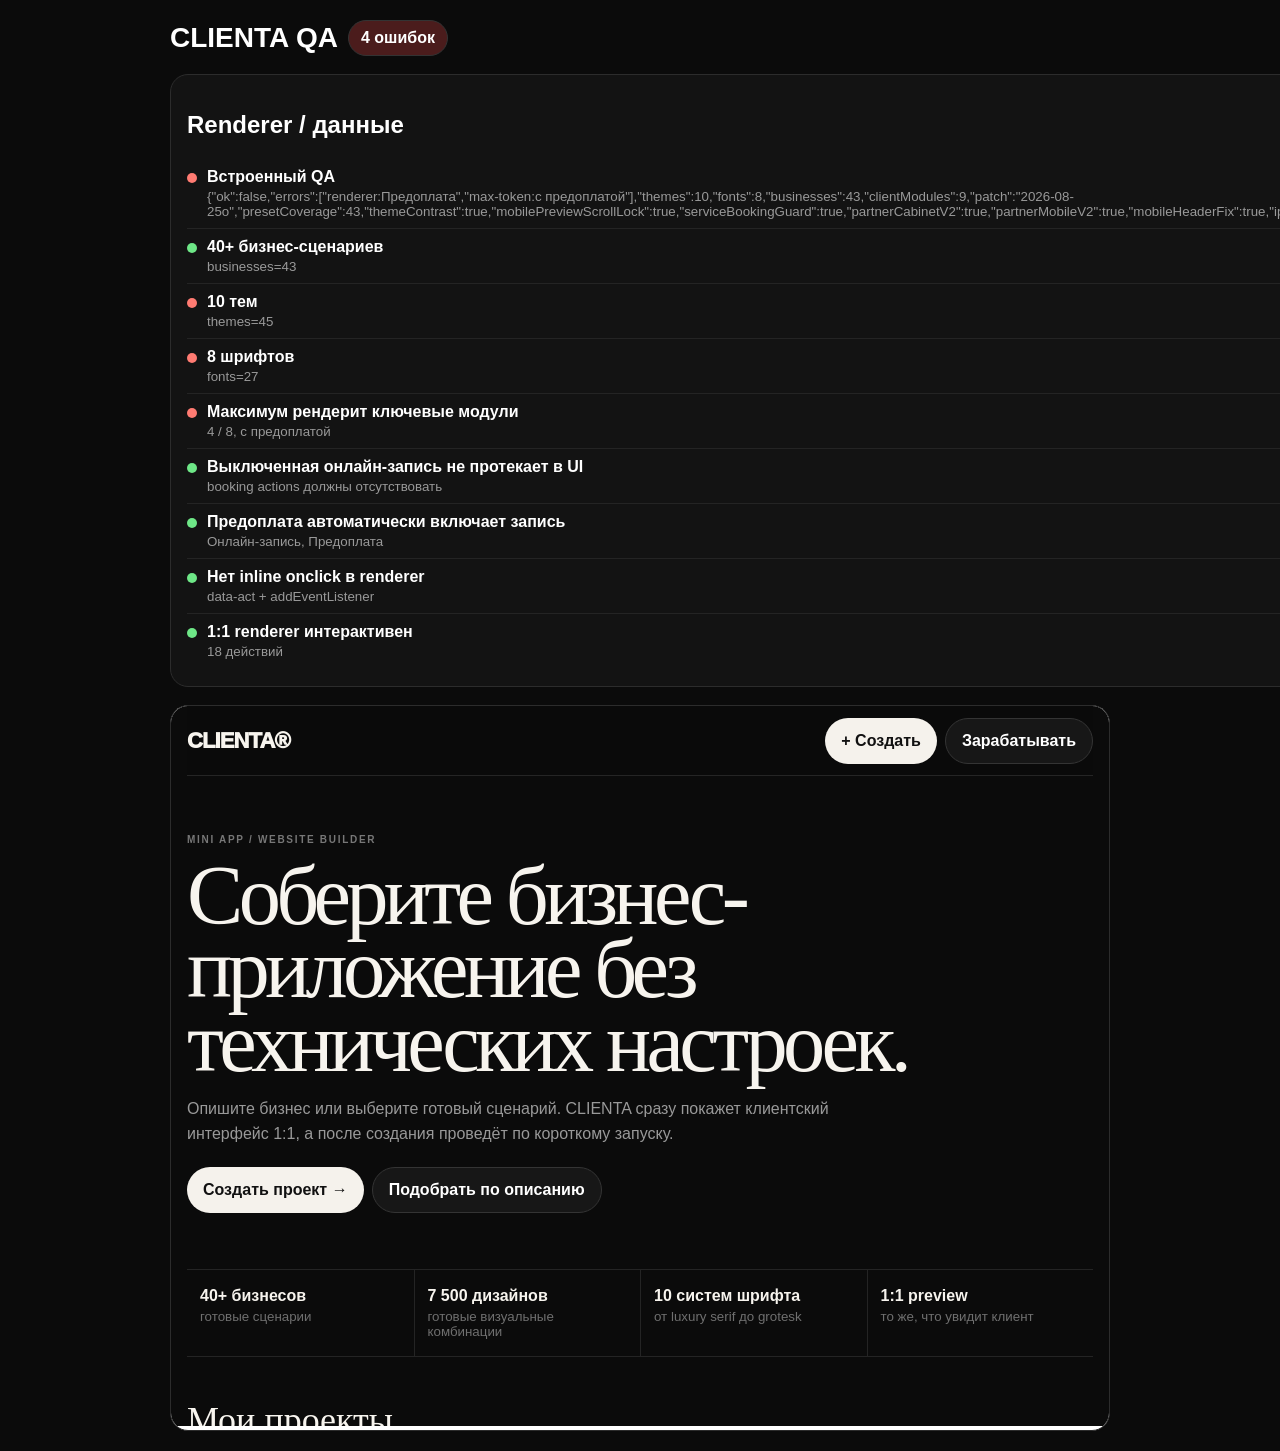
<file: clienta-demo/qa.html>
<!doctype html>
<html lang="ru"><head><meta charset="utf-8"><meta name="viewport" content="width=device-width,initial-scale=1,viewport-fit=cover"><title>CLIENTA QA</title><style>:root{color-scheme:dark}*{box-sizing:border-box}body{margin:0;background:#0b0b0b;color:#fff;font-family:-apple-system,BlinkMacSystemFont,Arial,sans-serif}.wrap{max-width:980px;margin:auto;padding:20px}.head{display:flex;gap:10px;align-items:center;flex-wrap:wrap}.head h1{margin:0;font-size:28px}.pill{border:1px solid #333;border-radius:999px;padding:8px 12px;font-weight:800}.ok{background:#17391f}.bad{background:#4b1c1c}.grid{display:grid;grid-template-columns:1fr 1fr;gap:12px;margin-top:18px}.card{border:1px solid #2c2c2c;border-radius:18px;padding:16px;background:#131313}.row{display:flex;gap:10px;padding:9px 0;border-top:1px solid #242424}.row:first-child{border-top:0}.dot{width:10px;height:10px;border-radius:50%;margin-top:5px;flex:none}.dot.ok{background:#6ee787}.dot.bad{background:#ff7b72}.row b{display:block}.row small{display:block;color:#999;margin-top:3px}.frame{margin-top:18px;border:1px solid #2c2c2c;border-radius:18px;overflow:hidden;background:#fff}.frame iframe{width:100%;height:720px;border:0}@media(max-width:760px){.grid{grid-template-columns:1fr}.wrap{padding:12px}.frame iframe{height:680px}}</style></head><body><div class="wrap"><div class="head"><h1>CLIENTA QA</h1><span id="summary" class="pill">Запуск…</span></div><div class="grid"><section class="card"><h2>Renderer / данные</h2><div id="logic"></div></section><section class="card"><h2>UX / mobile</h2><div id="ux"></div></section></div><div class="frame"><iframe id="app" src="./index.html" title="CLIENTA under test"></iframe></div></div><script>
const $=id=>document.getElementById(id),tests=[];function add(group,name,ok,details=''){tests.push({group,name,ok:!!ok,details})}function render(){for(const g of ['logic','ux']){$(g).innerHTML=tests.filter(t=>t.group===g).map(t=>`<div class="row"><span class="dot ${t.ok?'ok':'bad'}"></span><div><b>${t.name}</b><small>${t.details|| (t.ok?'OK':'FAIL')}</small></div></div>`).join('')}const f=tests.filter(t=>!t.ok);$('summary').className='pill '+(f.length?'bad':'ok');$('summary').textContent=f.length?`${f.length} ошибок`:'Все проверки пройдены'}
function run(){tests.length=0;const w=$('app').contentWindow,d=w.document;try{const q=w.CLIENTA_QA||w.qa?.();add('logic','Встроенный QA',q?.ok,JSON.stringify(q||{}));add('logic','40+ бизнес-сценариев',Array.isArray(w.BUSINESSES)&&w.BUSINESSES.length>=40,`businesses=${w.BUSINESSES?.length}`);add('logic','10 тем',w.THEMES?.length===10,`themes=${w.THEMES?.length}`);add('logic','8 шрифтов',w.FONTS?.length===8,`fonts=${w.FONTS?.length}`);const base={name:'QA MAX',biz:'QA',bizCat:'Другое',theme:0,font:1,pack:'max',mods:[...w.PACKS.max],services:[['Тест','30 минут','1 ₽']],schedule:'10:00–20:00',contact:'@qa',channels:['Web']};const html=w.clientMarkup(base,true);const req=['МАКСИМУМ','AI-ассистент','Сертификат','Лист ожидания','4 / 8','Отзывы · 4.9','Повторить','с предоплатой'];add('logic','Максимум рендерит ключевые модули',req.every(x=>html.includes(x)),req.filter(x=>!html.includes(x)).join(', ')||'все маркеры есть');const no=w.normalizeProject({...base,pack:'custom',mods:['Лояльность']});const nh=w.clientMarkup(no,true);add('logic','Выключенная онлайн-запись не протекает в UI',!nh.includes('data-act="booking"'),'booking actions должны отсутствовать');const dep=w.normalizeProject({...base,pack:'custom',mods:['Предоплата']});add('logic','Предоплата автоматически включает запись',dep.mods.includes('Онлайн-запись'),dep.mods.join(', '));add('logic','Нет inline onclick в renderer',!/onclick=/.test(html),'data-act + addEventListener');const tmp=d.createElement('div');w.mountClient(tmp,base,true);add('logic','1:1 renderer интерактивен',tmp.querySelectorAll('[data-act]').length>=12,`${tmp.querySelectorAll('[data-act]').length} действий`);const touch=[...d.querySelectorAll('button')].filter(b=>b.offsetParent!==null),tiny=touch.filter(b=>{const r=b.getBoundingClientRect();return r.height<38||r.width<38});add('ux','Touch-зоны кнопок',tiny.length===0,`${tiny.length} маленьких из ${touch.length}`);add('ux','Есть мобильное 1:1 превью',!!d.getElementById('mobilePreview')&&!!d.getElementById('mobilePreviewBtn'),'preview modal + trigger');add('ux','Launch Setup имеет 5 проверок',!!d.getElementById('launchGrid'),'услуги / график / контакт / функции / каналы');add('ux','iPhone visualViewport учтён','visualViewport' in w,'keyboard resize path');add('ux','Референс можно добавить',!!d.getElementById('reference')&&d.getElementById('reference').type==='file','file input присутствует')}catch(e){add('logic','QA harness exception',false,e.stack||String(e))}render()}
$('app').addEventListener('load',()=>setTimeout(run,450));
</script></body></html>
</file>
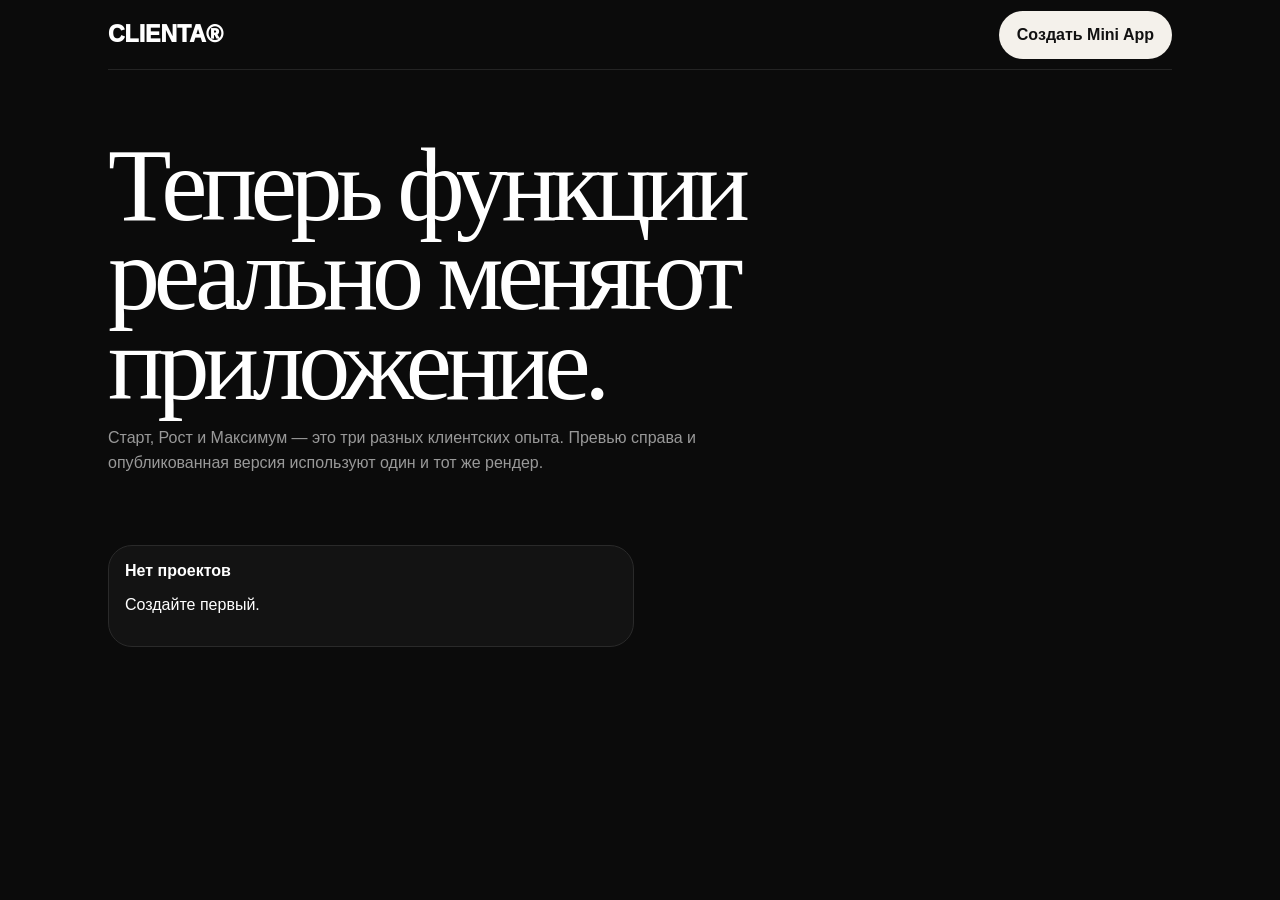
<file: clienta-demo/studio-v2.html>
<!doctype html><html lang="ru"><head><meta charset="utf-8"><meta name="viewport" content="width=device-width,initial-scale=1,viewport-fit=cover,interactive-widget=resizes-content"><title>CLIENTA v2</title><style>:root{--bg:#0b0b0b;--paper:#f2efe8;--ink:#111;--mut:#777;--line:#d5d0c8;--lime:#d8ff58}*{box-sizing:border-box}html,body{margin:0;background:var(--bg);color:#fff;font-family:Inter,Arial,-apple-system,sans-serif}button,input,textarea{font:inherit}.wrap{max-width:1100px;margin:auto;padding:0 18px 100px}.nav{height:70px;display:flex;align-items:center;border-bottom:1px solid #242424}.logo{font-weight:950;font-size:23px}.spacer{flex:1}.btn{min-height:48px;border:1px solid #333;border-radius:999px;background:#171717;color:#fff;padding:0 18px;font-weight:850}.light{background:#f4f1eb!important;color:#111!important;border:0!important}.hero{padding:60px 0 28px}.hero h1{font:400 clamp(58px,9vw,104px)/.86 Georgia,serif;letter-spacing:-.06em;margin:10px 0 18px}.hero p{max-width:680px;color:#999;line-height:1.55}.projects{display:grid;grid-template-columns:repeat(2,1fr);gap:12px;margin-top:25px}.project{border:1px solid #2a2a2a;border-radius:24px;background:#131313;padding:16px}.full{position:fixed;inset:0;background:var(--paper);color:#111;display:none;z-index:50;overflow:hidden}.full.on{display:block}.flow{height:100%;max-width:1100px;margin:auto;display:grid;grid-template-columns:minmax(0,1fr) 420px}.editor{height:100%;display:flex;flex-direction:column;padding:0 18px}.top{display:flex;align-items:center;padding:calc(14px + env(safe-area-inset-top)) 0 12px}.close{margin-left:auto;width:44px;height:44px;border:1px solid #ccc;border-radius:50%;background:transparent}.body{flex:1;overflow:auto;padding-bottom:120px}.screen{display:none}.screen.on{display:block}.head{margin:28px 0 20px}.head h2{font:400 clamp(48px,7vw,72px)/.9 Georgia,serif;letter-spacing:-.05em;margin:6px 0 12px}.head p{color:#777}.field,.search,.area{width:100%;border:0;border-bottom:1px solid #bbb;background:transparent;color:#111;outline:0;font-size:18px}.field,.search{height:58px}.area{min-height:90px;padding:12px 0}.chips{display:flex;gap:7px;overflow:auto;padding:14px 0}.chip{border:1px solid #ccc;border-radius:99px;background:transparent;padding:8px 12px;white-space:nowrap}.chip.on,.biz.on,.pack.on{background:#111;color:#fff}.grid,.mods,.themes{display:grid;grid-template-columns:1fr 1fr;gap:8px}.biz,.mod{border:1px solid var(--line);border-radius:16px;background:#fbf9f5;padding:14px;text-align:left;color:#111}.biz small,.mod small{display:block;color:#999;margin-top:4px}.packs{display:grid;grid-template-columns:repeat(3,1fr);gap:8px;margin-bottom:14px}.pack{border:1px solid var(--line);border-radius:16px;background:#fbf9f5;padding:14px;text-align:left}.pack small{display:block;color:#888;margin-top:4px}.theme{height:120px;border:1px solid #ccc;border-radius:18px;padding:14px;text-align:left}.theme.on{outline:2px solid #111}.footer{position:absolute;left:0;right:420px;bottom:0;padding:28px 18px calc(14px + env(safe-area-inset-bottom));background:linear-gradient(transparent,var(--paper) 34%)}.footerIn{display:flex;max-width:660px;margin:auto}.next{margin-left:auto}.rail{background:#0f0f0f;padding:18px;display:flex;flex-direction:column}.rail b{font-size:12px;margin-bottom:10px}.phone{flex:1;border:8px solid #292929;border-radius:38px;overflow:auto;background:#000}.public{min-height:100%;padding:18px 14px 86px;background:var(--pbg);color:var(--ptxt);font-family:var(--pfont)}.publicTop{display:flex;align-items:center;gap:10px}.avatar{width:44px;height:44px;border-radius:50%;display:grid;place-items:center;background:var(--pac);color:var(--pact);font-weight:900}.publicTop small{display:block;color:var(--pmut);margin-top:3px}.planBadge{margin-left:auto;border:1px solid var(--pline);border-radius:99px;padding:6px 9px;font-size:9px}.dashboard{display:grid;grid-template-columns:repeat(3,1fr);gap:8px;margin-top:14px}.dash{border-radius:16px;padding:12px;background:var(--pcard);border:1px solid var(--pline)}.dash b{display:block;font-size:14px}.dash small{color:var(--pmut);font-size:9px}.publicHero{margin-top:14px;border-radius:22px;padding:20px;background:var(--pac);color:var(--pact)}.publicHero h1{font:400 38px/.95 var(--pfont);margin:8px 0 16px}.publicBtn{width:100%;height:50px;border:0;border-radius:99px;background:var(--pbtn);color:var(--pbtnt);font-weight:900}.public h2{font:400 25px var(--pfont);margin:24px 0 8px}.service,.feature{margin-top:8px;border:1px solid var(--pline);background:var(--pcard);border-radius:16px;padding:14px}.service{display:flex;align-items:center;gap:10px}.service div{flex:1}.service small,.feature small{display:block;color:var(--pmut);margin-top:4px}.feature.accent{background:var(--pac);color:var(--pact);border:0}.featureGrid{display:grid;grid-template-columns:1fr 1fr;gap:8px}.publicNav{position:sticky;bottom:8px;margin-top:16px;display:grid;grid-template-columns:repeat(4,1fr);background:var(--pcard);border:1px solid var(--pline);border-radius:18px;padding:5px}.publicNav button{border:0;background:transparent;color:var(--pmut);height:40px;font-weight:800}.success{position:fixed;inset:0;background:#f2efe8;color:#111;display:none;z-index:70;overflow:auto}.success.on{display:block}.successIn{max-width:820px;margin:auto;padding:calc(28px + env(safe-area-inset-top)) 18px 100px}.success h1{font:400 clamp(52px,8vw,82px)/.9 Georgia,serif}.launch{display:grid;grid-template-columns:repeat(4,1fr);gap:8px}.launchCard{border:1px solid var(--line);background:#fbf9f5;border-radius:18px;padding:16px}.launchCard.done{background:#111;color:#fff}.tutorial{margin-top:18px;background:#111;color:#fff;border-radius:22px;padding:18px}.tutorialGrid{display:grid;grid-template-columns:repeat(4,1fr);gap:8px}.t{border:1px solid #303030;border-radius:14px;padding:12px}.t small{display:block;color:#888;margin-top:4px}@media(max-width:900px){.flow{display:block}.rail{display:none}.footer{right:0}.projects,.grid,.mods,.themes,.featureGrid{grid-template-columns:1fr}.packs,.launch,.tutorialGrid{grid-template-columns:1fr}.hero h1{font-size:58px}}</style></head><body><main><div class="wrap"><header class="nav"><div class="logo">CLIENTA®</div><div class="spacer"></div><button class="btn light" onclick="start()">Создать Mini App</button></header><section class="hero"><h1>Теперь функции<br>реально меняют приложение.</h1><p>Старт, Рост и Максимум — это три разных клиентских опыта. Превью справа и опубликованная версия используют один и тот же рендер.</p></section><section id="projects" class="projects"></section></div></main><section id="builder" class="full"><div class="flow"><div class="editor"><header class="top"><span id="progress">ШАГ 1 ИЗ 5</span><button class="close" onclick="closeB()">×</button></header><div class="body"><section id="s1" class="screen on"><div class="head"><h2>Выберите бизнес</h2><p>CLIENTA подставит подходящий сценарий.</p></div><input id="search" class="search" placeholder="Например: автосервис…" oninput="renderBiz()"><div id="chips" class="chips"></div><div id="biz" class="grid"></div></section><section id="s2" class="screen"><div class="head"><h2>Название и стиль</h2><p>То, что справа — уже финальный клиентский интерфейс.</p></div><input id="name" class="field" placeholder="Название" oninput="sync()"><div id="themes" class="themes"></div></section><section id="s3" class="screen"><div class="head"><h2>Выберите комплект</h2><p>Максимум меняет главный экран сразу, а не где-то ниже.</p></div><div id="packs" class="packs"></div><div id="mods" class="mods"></div></section><section id="s4" class="screen"><div class="head"><h2>Добавьте реальное</h2><p>Услуги, график и контакт — больше ничего для старта не нужно.</p></div><label>Услуги</label><textarea id="services" class="area" oninput="sync()"></textarea><label>График</label><input id="schedule" class="field" value="Ежедневно · 10:00–20:00" oninput="sync()"><label>Контакт</label><input id="contact" class="field" placeholder="Telegram / телефон" oninput="sync()"></section><section id="s5" class="screen"><div class="head"><h2>Проверьте 1:1</h2><p>Это уже то, что откроет клиент по ссылке.</p></div><div id="review"></div></section></div><footer class="footer"><div class="footerIn"><button id="back" class="btn" onclick="prev()">Закрыть</button><button id="next" class="btn light next" onclick="next()">Дальше →</button></div></footer></div><aside class="rail"><b>ЖИВОЕ ПРЕВЬЮ · 1:1</b><div id="preview" class="phone"></div></aside></div></section><section id="success" class="success"><div class="successIn"><button class="close" onclick="closeSuccess()">×</button><h1>Проект создан.<br>До запуска — 4 шага.</h1><div id="launch" class="launch"></div><div class="tutorial"><h3>Как запустить за 5 минут</h3><div class="tutorialGrid"><div class="t"><b>1. Услуги</b><small>Проверьте названия и цены</small></div><div class="t"><b>2. Время</b><small>Выберите рабочий график</small></div><div class="t"><b>3. Контакт</b><small>Куда приходят заявки</small></div><div class="t"><b>4. Ссылка</b><small>Отправьте клиентам</small></div></div></div><button class="btn light" style="margin-top:16px" onclick="openClient()">Посмотреть как клиент</button> <button class="btn" onclick="copyLink()">Скопировать ссылку</button></div></section><div id="publicRoot"></div><script>const B=[['Авто','Автосервис'],['Авто','Детейлинг'],['Авто','Шиномонтаж'],['Красота','Барбершоп'],['Красота','Салон красоты'],['Здоровье','Клиника'],['Спорт','Фитнес-клуб'],['Еда','Ресторан'],['Дом','Клининг'],['Другое','Свой вариант']],C=['Все','Авто','Красота','Здоровье','Спорт','Еда','Дом','Другое'];const THEMES=[{n:'Forma',bg:'#0f0f0f',card:'#1d1d1d',txt:'#f7f3ed',mut:'#999',ac:'#d1a36f',act:'#111',btn:'#f7f3ed',bt:'#111',line:'#343434',font:'Arial'},{n:'Sevora',bg:'#efede7',card:'#fff',txt:'#171717',mut:'#777',ac:'#171717',act:'#fff',btn:'#fff',bt:'#111',line:'#d8d3c9',font:'Georgia'},{n:'Cobalt',bg:'#edf2ff',card:'#fff',txt:'#182038',mut:'#74809b',ac:'#315cff',act:'#fff',btn:'#fff',bt:'#182038',line:'#d7dff1',font:'Arial'}];const MODS=[['Онлайн-запись','client'],['Повторная запись','client'],['Лояльность','client'],['Абонементы','client'],['Отзывы','client'],['Лист ожидания','client'],['Сертификаты','client'],['Предоплата','client'],['CRM','owner'],['Сотрудники','owner'],['Аналитика','owner'],['Рассылки','owner']];const PACKS={start:['Онлайн-запись','CRM'],growth:['Онлайн-запись','Повторная запись','Лояльность','Отзывы','CRM','Сотрудники'],max:MODS.map(x=>x[0])};let st={step:1,cat:'Все',biz:'Автосервис',bizCat:'Авто',theme:2,pack:'start',mods:[...PACKS.start]},current=null;const $=x=>document.getElementById(x);function renderChips(){$('chips').innerHTML=C.map(x=>`<button class="chip ${st.cat===x?'on':''}" onclick="st.cat='${x}';renderChips();renderBiz()">${x}</button>`).join('')}function renderBiz(){let q=$('search').value.toLowerCase();$('biz').innerHTML=B.filter(x=>(st.cat==='Все'||x[0]===st.cat)&&x.join(' ').toLowerCase().includes(q)).map(x=>`<button class="biz ${st.biz===x[1]?'on':''}" onclick="pick('${x[0]}','${x[1]}')"><b>${x[1]}</b><small>${x[0]}</small></button>`).join('')}function pick(c,b){st.bizCat=c;st.biz=b;$('name').value=b;sync();renderBiz()}function renderThemes(){$('themes').innerHTML=THEMES.map((t,i)=>`<button class="theme ${st.theme===i?'on':''}" style="background:${t.bg};color:${t.txt}" onclick="st.theme=${i};renderThemes();sync()"><b>${t.n}</b></button>`).join('')}function renderPacks(){$('packs').innerHTML=[['start','Старт','База'],['growth','Рост','Бонусы и отзывы'],['max','Максимум','Всё сразу']].map(x=>`<button class="pack ${st.pack===x[0]?'on':''}" onclick="applyPack('${x[0]}')"><b>${x[1]}</b><small>${x[2]}</small></button>`).join('')}function applyPack(k){st.pack=k;st.mods=[...PACKS[k]];renderPacks();renderMods();sync()}function renderMods(){$('mods').innerHTML=MODS.map(m=>`<label class="mod"><input type="checkbox" ${st.mods.includes(m[0])?'checked':''} onchange="toggle('${m[0]}',this.checked)"><span><b>${m[0]}</b><small>${m[1]==='client'?'видит клиент':'кабинет владельца'}</small></span></label>`).join('')}function toggle(n,on){st.mods=on?[...new Set([...st.mods,n])]:st.mods.filter(x=>x!==n);st.pack='custom';renderPacks();sync()}function services(){let raw=$('services').value.trim();if(!raw)return[['Диагностика','60 минут','2 500 ₽'],['ТО и ремонт','по записи','от 4 000 ₽']];return raw.split('\n').map(x=>{let p=x.split('|').map(y=>y.trim());return[p[0]||'Услуга',p[1]||'по записи',p[2]||'по запросу']})}function snap(){return{id:current?.id||Date.now(),name:$('name').value||st.biz,biz:st.biz,bizCat:st.bizCat,theme:st.theme,pack:st.pack,mods:[...st.mods],services:services(),schedule:$('schedule').value||'Ежедневно · 10:00–20:00',contact:$('contact').value||'',created:current?.created||Date.now()}}function style(p){let t=THEMES[p.theme]||THEMES[0];return`--pbg:${t.bg};--pcard:${t.card};--ptxt:${t.txt};--pmut:${t.mut};--pac:${t.ac};--pact:${t.act};--pbtn:${t.btn};--pbtnt:${t.bt};--pline:${t.line};--pfont:${t.font}`}function markup(p){let h=n=>p.mods.includes(n),max=p.pack==='max'||p.mods.length>=10,growth=p.pack==='growth';let top=max?`<div class="dashboard"><div class="dash"><b>340</b><small>бонусов</small></div><div class="dash"><b>4</b><small>визита осталось</small></div><div class="dash"><b>4.9</b><small>рейтинг</small></div></div>`:growth?`<div class="feature accent"><b>Ваши бонусы · 340</b><small>Можно списать при следующем визите</small></div>`:'';let feats=[];if(h('Абонементы'))feats.push('<div class="feature"><b>Абонемент</b><small>4 из 8 посещений осталось</small></div>');if(h('Отзывы'))feats.push('<div class="feature"><b>Отзывы · 4.9</b><small>126 подтверждённых отзывов</small></div>');if(h('Лист ожидания'))feats.push('<div class="feature"><b>Лист ожидания</b><small>Сообщим, если освободится окно</small></div>');if(h('Сертификаты'))feats.push('<div class="feature"><b>Сертификаты</b><small>Купить или активировать</small></div>');if(h('Повторная запись'))feats.push('<div class="feature"><b>Повторить прошлую запись</b><small>В один тап</small></div>');return`<main class="public" style="${style(p)}"><header class="publicTop"><div class="avatar">${(p.name||'C')[0]}</div><div><b>${p.name}</b><small>${p.biz}</small></div><span class="planBadge">${max?'МАКСИМУМ':growth?'РОСТ':'СТАРТ'}</span></header>${top}<section class="publicHero"><small>${h('Предоплата')?'Онлайн-запись · предоплата':'Онлайн-запись'}</small><h1>${max?'Всё под рукой':growth?'Запись + бонусы':'Запись за минуту'}</h1><button class="publicBtn">Записаться</button></section><h2>Услуги</h2>${p.services.map(s=>`<div class="service"><div><b>${s[0]}</b><small>${s[1]}</small></div><strong>${s[2]}</strong></div>`).join('')}${feats.length?`<h2>Для вас</h2><div class="featureGrid">${feats.join('')}</div>`:''}<div class="service"><div><b>Связаться</b><small>${p.contact||'контакт не добавлен'}</small></div></div><nav class="publicNav"><button>Главная</button><button>Запись</button><button>${max?'Бонусы':'История'}</button><button>Профиль</button></nav></main>`}function sync(){$('preview').innerHTML=markup(snap())}function start(){st={step:1,cat:'Все',biz:'Автосервис',bizCat:'Авто',theme:2,pack:'start',mods:[...PACKS.start]};$('name').value='Автосервис';$('services').value='Диагностика | 60 минут | 2 500 ₽\nТО и ремонт | по записи | от 4 000 ₽';$('schedule').value='Ежедневно · 10:00–20:00';$('contact').value='';$('builder').classList.add('on');go(1)}function closeB(){$('builder').classList.remove('on')}function go(n){st.step=n;document.querySelectorAll('.screen').forEach(x=>x.classList.remove('on'));$('s'+n).classList.add('on');$('progress').textContent=`ШАГ ${n} ИЗ 5`;$('back').textContent=n===1?'Закрыть':'Назад';$('next').textContent=n===5?'Создать ✓':'Дальше →';if(n===2)renderThemes();if(n===3){renderPacks();renderMods()}if(n===5)$('review').innerHTML=`<p><b>Комплект:</b> ${st.pack==='max'?'Максимум':st.pack==='growth'?'Рост':st.pack==='start'?'Старт':'Свой'}</p><p><b>Функций:</b> ${st.mods.length}</p>`;sync()}function next(){if(st.step===5)return saveProject();go(st.step+1)}function prev(){st.step===1?closeB():go(st.step-1)}function load(){try{return JSON.parse(localStorage.getItem('clienta_v2_projects')||'[]')}catch{return[]}}function saveProject(){let p=snap(),a=load();a.unshift(p);localStorage.setItem('clienta_v2_projects',JSON.stringify(a));current=p;closeB();renderProjects();openSuccess()}function renderProjects(){let a=load();$('projects').innerHTML=a.length?a.map(p=>`<article class="project"><b>${p.name}</b><p>${p.biz} · ${p.pack}</p><button class="btn" onclick="current=${p.id};openSaved(${p.id})">Открыть</button></article>`).join(''):'<article class="project"><b>Нет проектов</b><p>Создайте первый.</p></article>'}function openSaved(id){let p=load().find(x=>x.id===id);if(p){current=p;openSuccess()}}function openSuccess(){let p=typeof current==='object'?current:load().find(x=>x.id===current);current=p;let items=[['Услуги',p.services?.length],['График',!!p.schedule],['Контакт',!!p.contact],['Ссылка',true]];$('launch').innerHTML=items.map(x=>`<div class="launchCard ${x[1]?'done':''}"><b>${x[0]}</b><small>${x[1]?'Готово ✓':'Нужно добавить'}</small></div>`).join('');$('success').classList.add('on')}function closeSuccess(){$('success').classList.remove('on')}function enc(p){return btoa(unescape(encodeURIComponent(JSON.stringify(p))))}function link(){return location.origin+location.pathname+'?client='+encodeURIComponent(enc(current))}function openClient(){location.href=link()}async function copyLink(){try{await navigator.clipboard.writeText(link())}catch{prompt('Скопируйте ссылку',link())}}function dec(s){try{return JSON.parse(decodeURIComponent(escape(atob(s))))}catch{return null}}let raw=new URLSearchParams(location.search).get('client');if(raw){let p=dec(raw);if(p){document.body.innerHTML=`<div style="max-width:540px;margin:auto">${markup(p)}</div>`}}else{renderChips();renderBiz();renderProjects();sync()}</script></body></html>
</file>
<file: bank-sim/styles.css>
:root{--bg:#000;--card:#1d1d1f;--card2:#232326;--text:#f7f7f7;--muted:#919197;--blue:#5d94f4;--blue2:#3e5578;--yellow:#ffd92f;--green:#16c44f;--red:#ff453a;--line:#303034}
*{box-sizing:border-box;-webkit-tap-highlight-color:transparent}html,body{margin:0;background:#000;color:var(--text);font-family:-apple-system,BlinkMacSystemFont,"SF Pro Display","Segoe UI",Inter,sans-serif}body{min-height:100vh;overflow-x:hidden}button,input{font:inherit}button{color:inherit;cursor:pointer}.app{width:min(100%,430px);min-height:100vh;margin:0 auto;background:#000;padding-bottom:88px;overflow:hidden}.screen{display:none;padding:0 14px 26px}.screen.active{display:block}
.lock{position:fixed;inset:0;background:#000;z-index:100;display:flex;flex-direction:column;justify-content:space-between;padding:calc(env(safe-area-inset-top) + 24px) 24px calc(env(safe-area-inset-bottom) + 22px);transition:opacity .3s ease,transform .3s ease}.lock.hidden{opacity:0;transform:scale(1.02);pointer-events:none}.lock-top{display:flex}.mini-badge{height:30px;padding:0 12px;border-radius:16px;background:#2c2c2e;display:grid;place-items:center;font-weight:900;font-size:13px}.lock-center{text-align:center;margin-top:auto;margin-bottom:26px}.lock-center h1{font-size:23px;letter-spacing:-.6px;margin:0 0 25px}.pin-dots{display:flex;justify-content:center;gap:25px}.pin-dots i{width:16px;height:16px;border-radius:50%;background:#f4f4f4;opacity:.2;transition:.15s}.pin-dots i.on{opacity:1;transform:scale(1.08)}.keypad{display:grid;grid-template-columns:repeat(3,1fr);align-items:center;gap:6px 20px;padding:0 8px}.keypad button{height:62px;border:0;background:transparent;font-size:38px;font-weight:350}.keypad .skip{font-size:15px;color:#5f5f64}.keypad .erase{font-size:26px;color:#69696f}
.hero-row{display:flex;justify-content:space-between;align-items:center;padding-top:calc(env(safe-area-inset-top) + 18px);margin-bottom:18px}.profile-open{border:0;background:transparent;display:flex;align-items:center;gap:11px;padding:0}.avatar{width:42px;height:42px;border-radius:50%;background:radial-gradient(circle at 30% 25%,#9cbcff,#45536d 48%,#15171d 49%);display:grid;place-items:center;font-size:15px;font-weight:900}.profile-name{font-size:24px;font-weight:900;letter-spacing:-.9px}.profile-name span{font-size:29px;font-weight:500;vertical-align:-1px}.gift-btn{width:42px;height:42px;border:0;border-radius:50%;background:linear-gradient(150deg,#7b2dff,#5a16d5);font-size:19px}.search-bar{width:100%;height:42px;border:0;background:#1b1b1c;border-radius:13px;display:flex;align-items:center;gap:8px;padding:0 13px;color:#8f8f95;margin-bottom:17px;text-align:left}.search-bar span{font-size:27px;line-height:1}.search-bar b{font-size:17px;font-weight:600}
.summary-grid{display:grid;grid-template-columns:1fr 1fr;gap:12px;margin-bottom:16px}.summary-card{border:0;background:var(--card);border-radius:24px;padding:16px 17px;text-align:left;min-height:142px;position:relative;overflow:hidden}.summary-card h3{font-size:18px;line-height:1.04;margin:0 0 8px;letter-spacing:-.4px}.summary-card p{font-size:14px;line-height:1.08;margin:0}.summary-card strong{font-size:15px;line-height:1.15;display:block;margin-top:4px;white-space:nowrap}.summary-card#historyTile{padding-bottom:42px}.summary-card#cashbackTile{padding-bottom:56px}.segments{position:absolute;left:17px;right:17px;bottom:14px;height:10px;border-radius:99px;overflow:hidden;display:flex}.segments i{flex:1}.segments i:nth-child(1){flex:5;background:#75c3e2}.segments i:nth-child(2){background:#f7a348}.segments i:nth-child(3){background:#5f77e8}.segments i:nth-child(4){background:#ffc52f}.segments i:nth-child(5){background:#766fe8}.segments i:nth-child(6){background:#c2d5e7}.bonus-icons{display:flex;gap:7px;position:absolute;left:17px;bottom:14px}.bonus-icons span{width:37px;height:37px;border-radius:12px;display:grid;place-items:center;font-weight:950;font-size:17px}.bonus-icons span:nth-child(1){background:#325de3;color:#ffdf28}.bonus-icons span:nth-child(2){background:#ffd83b;color:#202020}.bonus-icons span:nth-child(3){background:#ef3f36;color:#fff}
.quick-actions{display:grid;grid-template-columns:repeat(4,1fr);gap:9px;margin:16px 0 20px}.quick-actions button{border:0;background:transparent;padding:0;text-align:center}.quick-actions span{height:48px;border-radius:16px;background:#202021;display:grid;place-items:center;font-size:24px;color:#5d91ef;margin-bottom:7px}.quick-actions b{font-size:11px;line-height:1.16;font-weight:700}.quick-actions em{font-style:normal}
.account-card{width:100%;border:0;background:var(--card);border-radius:24px;padding:18px 17px;display:flex;gap:14px;margin-bottom:20px;text-align:left}.account-icon{width:44px;height:44px;border-radius:50%;background:#5d92ef;display:grid;place-items:center;font-weight:900;font-size:22px;flex:0 0 auto}.account-main{flex:1;min-width:0}.account-title{display:flex;justify-content:space-between;align-items:center;gap:8px}.account-title strong{font-size:20px}.account-title span{background:#4a4a4c;border-radius:14px;padding:3px 8px;font-size:11px}.account-main p{font-size:16px;margin:3px 0 15px}.mini-card{width:54px;height:34px;border-radius:7px;background:linear-gradient(135deg,#494949,#050505 60%);position:relative;padding:4px 6px;margin-bottom:15px;box-shadow:inset 0 0 0 1px rgba(255,255,255,.12)}.mini-card span{font-size:9px}.mini-card b{position:absolute;bottom:3px;left:6px;font-size:10px}.topup-wide{width:100%;min-height:47px;background:#3e5578;border-radius:16px;padding:0 13px;display:flex;align-items:center;gap:7px;font-size:13px;font-weight:800}.topup-wide>span{font-size:21px}.topup-wide>b{margin-left:auto;font-size:24px;color:#96a5bd}
.promo-card{min-height:126px;background:linear-gradient(105deg,#fff0cf,#ffd6c1);border-radius:23px;color:#080808;padding:17px 18px;position:relative;overflow:hidden;margin-bottom:19px}.promo-card h3{font-size:20px;line-height:1.02;margin:0 0 10px}.promo-card p{font-size:13px;line-height:1.22;margin:0;max-width:65%}.promo-card>button{position:absolute;right:13px;top:13px;width:29px;height:29px;border:0;border-radius:50%;background:rgba(0,0,0,.18);font-size:21px;z-index:2}.promo-art{position:absolute;right:-18px;bottom:-17px;width:108px;height:108px;border-radius:25px;transform:rotate(-12deg);background:linear-gradient(145deg,#b76f62,#f0b5a2);display:grid;place-items:center}.promo-art span{font-size:31px;font-weight:950;color:#fff4ec}
.goal-card{width:100%;min-height:82px;border:0;background:var(--card);border-radius:23px;padding:14px 16px;display:flex;align-items:center;gap:13px;margin:11px 0;text-align:left}.goal-icon{width:44px;height:44px;border-radius:50%;background:#313133;display:grid;place-items:center;color:#4b89f2;font-size:22px;flex:0 0 auto}.goal-icon.gift{background:#4a8ef5;color:white;font-size:19px}.goal-card>div:nth-child(2){min-width:0;flex:1}.goal-card strong{font-size:18px;letter-spacing:-.35px;display:block;white-space:nowrap;overflow:hidden;text-overflow:ellipsis}.goal-card p{font-size:15px;margin:4px 0 0;white-space:nowrap;overflow:hidden;text-overflow:ellipsis}.goal-plus{background:#113d20;color:#12c84b;border-radius:13px;padding:4px 8px;font-size:11px;font-weight:900}.goal-chevron{font-size:24px;color:#6d6d72}.goal-progress{height:3px;background:#343438;border-radius:99px;margin-top:7px;overflow:hidden}.goal-progress i{display:block;height:100%;background:#5e96f4;border-radius:99px;min-width:2px}
.product-grid{display:grid;grid-template-columns:1fr 1fr;grid-auto-rows:116px;gap:12px;margin-top:21px}.product-card{position:relative;border:0;background:var(--card);border-radius:24px;text-align:left;overflow:hidden;padding:17px}.product-card.tall{grid-row:span 2}.product-card h3{font-size:20px;line-height:1.02;margin:0;position:relative;z-index:2;letter-spacing:-.4px}.safe-art,.sim-art,.film-art,.bag-art{position:absolute;right:15px;bottom:10px;width:78px;height:66px;border-radius:21px;background:linear-gradient(145deg,#59595e,#151517);display:grid;place-items:center;font-size:39px;font-weight:900;color:#fff}.bars-art{position:absolute;right:12px;bottom:15px;display:flex;align-items:flex-end;gap:6px}.bars-art i{width:15px;border-radius:4px;background:#86868b}.bars-art i:nth-child(1){height:24px}.bars-art i:nth-child(2){height:36px}.bars-art i:nth-child(3){height:49px;background:#d6d6d8}.bars-art i:nth-child(4){height:60px;background:#ffe019}.product-card.yellow{background:var(--yellow);color:#252525}.bag-art{background:linear-gradient(#fff,#e9e9e9);color:#191919}.home-auto-title{text-align:center;font-size:34px;letter-spacing:-1.3px;margin:54px 0 20px}.home-auto-grid{display:grid;grid-template-columns:1fr 1fr;gap:12px}.home-card{height:136px;border:0;background:var(--card);border-radius:24px;position:relative;overflow:hidden}.home-card>span{position:absolute;top:15px;left:15px;padding:7px 11px;border-radius:16px;background:#66666a;font-size:14px;font-weight:900;z-index:2}.house-art,.car-art{position:absolute;right:13px;bottom:4px;font-size:70px;color:#9e7b4b;opacity:.7}.car-art{color:#a8a8ac}
.page-head{padding-top:calc(env(safe-area-inset-top) + 24px);padding-bottom:15px}.page-head h1{font-size:31px;letter-spacing:-1.1px;margin:0 0 3px}.page-head p{margin:0;color:var(--muted);font-size:13px}.list-card{background:var(--card);border-radius:23px;overflow:hidden}.list-card>button{width:100%;min-height:66px;border:0;background:transparent;border-bottom:1px solid var(--line);padding:10px 13px;display:grid;grid-template-columns:42px 1fr auto;align-items:center;gap:10px;text-align:left}.list-card>button:last-child{border-bottom:0}.list-card>button>span{width:38px;height:38px;border-radius:13px;background:#2a2a2d;display:grid;place-items:center;font-size:20px;color:#6599f7}.list-card>button>div{display:flex;flex-direction:column;gap:2px}.list-card b{font-size:15px}.list-card small{color:var(--muted);font-size:11px}.list-card em{font-style:normal;font-size:25px;color:#76767b}.sim-note{color:#707076;font-size:10px;line-height:1.42;text-align:center;padding:16px 18px}.city-grid{display:grid;grid-template-columns:1fr 1fr;gap:11px}.city-grid button{height:122px;border:0;background:var(--card);border-radius:23px;display:flex;flex-direction:column;justify-content:space-between;align-items:flex-start;padding:17px}.city-grid span{font-size:30px}.city-grid b{font-size:18px}.chat-card{width:100%;border:0;background:var(--card);border-radius:23px;padding:15px;display:flex;align-items:center;gap:12px;text-align:left}.chat-avatar{width:46px;height:46px;border-radius:50%;background:#3b68c2;display:grid;place-items:center}.chat-card>div:nth-child(2){flex:1}.chat-card p{margin:3px 0 0;color:var(--muted);font-size:12px}.chat-card>span{font-size:25px;color:#76767b}
.bottom-nav{position:fixed;left:50%;bottom:0;transform:translateX(-50%);width:min(430px,100%);height:78px;padding:7px 8px max(7px,env(safe-area-inset-bottom));display:grid;grid-template-columns:repeat(5,1fr);background:rgba(28,28,30,.94);backdrop-filter:blur(28px);border-top:1px solid #313135;z-index:50}.nav-item{border:0;background:transparent;color:#8f8f94;display:flex;flex-direction:column;align-items:center;justify-content:center;gap:2px;position:relative}.nav-item>span{font-size:22px}.nav-item small{font-size:10px;font-weight:700}.nav-item.active{color:#5f96f4}.nav-item i{position:absolute;top:0;right:15px;background:#ff3328;color:#fff;border-radius:50%;width:20px;height:20px;font-size:11px;font-style:normal;font-weight:900;display:grid;place-items:center;border:2px solid #1c1c1e}
.sheet-backdrop{position:fixed;inset:0;background:rgba(0,0,0,.58);opacity:0;pointer-events:none;transition:.2s;z-index:80}.sheet-backdrop.open{opacity:1;pointer-events:auto}.sheet{position:fixed;left:50%;bottom:0;transform:translate(-50%,110%);width:min(430px,100%);max-height:86vh;overflow:auto;background:#1b1b1d;border-radius:26px 26px 0 0;padding:9px 16px max(25px,env(safe-area-inset-bottom));z-index:81;transition:.28s cubic-bezier(.2,.8,.2,1)}.sheet.open{transform:translate(-50%,0)}.grabber{width:42px;height:5px;background:#55555a;border-radius:99px;margin:0 auto 14px}.sheet h3{font-size:22px;margin:5px 0 15px}.sheet h4{font-size:14px;margin:18px 0 8px;color:#b9b9be}.field{display:flex;flex-direction:column;gap:6px;margin:11px 0}.field label{font-size:11px;color:#a4a4aa}.field input{border:0;background:#2a2a2d;color:#fff;border-radius:14px;padding:13px;outline:none;font-size:16px}.primary,.secondary-btn,.danger-btn{width:100%;border:0;border-radius:14px;padding:13px;font-weight:900;margin-top:8px}.primary{background:#5f93ef;color:white}.secondary-btn{background:#2a2a2d;color:#fff}.danger-btn{background:#3b1f20;color:#ff7670}.action-row-inline{display:grid;grid-template-columns:1fr 1fr;gap:8px}.note{font-size:10px;color:#85858b;line-height:1.42;margin-top:10px}.mini-list{display:flex;flex-direction:column;gap:8px}.mini-list button{width:100%;border:0;background:#262628;border-radius:16px;padding:12px;display:flex;align-items:center;gap:10px;text-align:left}.mini-list .mini-ico{width:38px;height:38px;border-radius:50%;background:#343438;display:grid;place-items:center;color:#6498f6}.mini-list .mini-main{flex:1;min-width:0}.mini-list b{font-size:14px;display:block;white-space:nowrap;overflow:hidden;text-overflow:ellipsis}.mini-list small{font-size:11px;color:#8f8f94;display:block;margin-top:2px}.mini-list .mini-arrow{font-size:22px;color:#737378}.search-results{display:flex;flex-direction:column;gap:7px;margin-top:10px}.search-results button{border:0;background:#262628;border-radius:14px;padding:12px 13px;text-align:left}.search-results b{display:block;font-size:14px}.search-results small{display:block;color:#8f8f94;font-size:11px;margin-top:3px}.history-total-card{background:#262628;border-radius:18px;padding:14px 15px;display:grid;grid-template-columns:1fr auto;gap:3px 10px;align-items:center;margin-bottom:10px}.history-total-card small{color:#9b9ba1;font-size:11px}.history-total-card strong{font-size:25px;grid-column:1}.history-total-card button{grid-column:2;grid-row:1 / span 2;border:0;background:#343438;border-radius:13px;padding:9px 11px;font-size:11px;font-weight:800}.history-actions{display:grid;grid-template-columns:1fr 1fr;gap:8px;margin-bottom:10px}.history-actions button{border:0;background:#2a2a2d;border-radius:14px;padding:11px 10px;font-size:12px;font-weight:800}.tx-edit-list{display:flex;flex-direction:column;gap:7px}.tx-edit-row{width:100%;border:0;background:#252527;border-radius:15px;padding:10px 11px;display:flex;align-items:center;gap:10px;text-align:left}.tx-edit-row .tx-dot{width:36px;height:36px;border-radius:12px;background:#303034;display:grid;place-items:center;font-size:15px;flex:0 0 auto}.tx-edit-row .tx-main{flex:1;min-width:0}.tx-edit-row .tx-main b{display:block;font-size:13px;white-space:nowrap;overflow:hidden;text-overflow:ellipsis}.tx-edit-row .tx-main small{display:block;color:#8f8f94;font-size:10px;margin-top:2px;white-space:nowrap;overflow:hidden;text-overflow:ellipsis}.tx-edit-row .tx-amount{font-size:12px;font-weight:850;white-space:nowrap}.tx-edit-row .tx-amount.plus{color:#18bf50}.toast{position:fixed;left:50%;bottom:94px;transform:translate(-50%,20px);background:#f4f4f4;color:#111;padding:10px 14px;border-radius:13px;opacity:0;pointer-events:none;transition:.2s;z-index:120;max-width:88%;font-size:12px;font-weight:700}.toast.show{opacity:1;transform:translate(-50%,0)}
@media(max-width:370px){.profile-name{font-size:22px}.summary-card{padding:14px 15px;min-height:136px}.summary-card#historyTile{padding-bottom:40px}.segments{left:15px;right:15px}.quick-actions b{font-size:9.5px}.goal-card strong{font-size:16px}.product-card h3{font-size:18px}.history-total-card strong{font-size:22px}}
</file>
<file: bank-sim/enhancements.css>
.demo-badge{position:fixed;top:max(8px,env(safe-area-inset-top));right:10px;z-index:12050;background:#ffd84a;color:#111;padding:5px 9px;border-radius:999px;font:850 10px/1 -apple-system,BlinkMacSystemFont,"Segoe UI",sans-serif;letter-spacing:.05em;box-shadow:0 4px 18px #0008}.bank-flow{position:fixed;inset:0;z-index:12000;background:#000;color:#fff;overflow-x:hidden;overflow-y:auto;-webkit-overflow-scrolling:touch;overscroll-behavior:contain;padding:0 max(14px,env(safe-area-inset-left)) calc(26px + env(safe-area-inset-bottom)) max(14px,env(safe-area-inset-right));font-family:-apple-system,BlinkMacSystemFont,"Segoe UI",sans-serif}.bank-flow *{box-sizing:border-box;max-width:100%}.bank-flow-head{display:flex;align-items:center;justify-content:center;position:sticky;top:0;z-index:30;min-height:calc(58px + env(safe-area-inset-top));padding:calc(env(safe-area-inset-top) + 8px) 42px 10px;background:linear-gradient(#000 78%,#000e)}.bank-flow-head h2{margin:0;font-size:23px;line-height:1.15;font-weight:850;letter-spacing:-.35px;white-space:nowrap}.bank-back{position:absolute;left:0;bottom:10px;border:0;background:none;color:#5aa2ff;font-size:42px;line-height:.9;padding:0 10px 2px 2px;min-width:42px;min-height:42px}.bank-flow-content{width:min(100%,430px);margin:0 auto;padding-bottom:8px}.flow-card{background:#1c1c1e;border-radius:28px;padding:20px;margin:14px 0;overflow:hidden}.flow-card h3{font-size:27px;line-height:1.04;margin:0 0 18px;font-weight:900;letter-spacing:-.7px}.flow-card h4{font-size:17px;margin:16px 0 10px}.flow-input{display:flex;align-items:center;gap:11px;background:#353537;border-radius:19px;padding:0 15px;min-height:62px;margin:11px 0}.flow-input span{font-size:24px;flex:none;color:#5da0ff}.flow-input input,.flow-input select{display:block;width:100%;min-width:0;background:transparent;border:0;outline:0;color:#fff;font-size:19px;line-height:1.2;font-weight:650;padding:17px 0;border-radius:0;-webkit-appearance:none;appearance:none}.flow-input input::placeholder{color:#96969c}.fav-row{display:flex;gap:12px;overflow-x:auto;padding:2px 0 6px;margin-right:-20px;padding-right:20px;scrollbar-width:none}.fav-row::-webkit-scrollbar{display:none}.fav{flex:0 0 106px;background:#323234;border:0;color:#fff;border-radius:22px;padding:14px 12px;text-align:left;min-height:145px}.fav.featured{background:#063572}.fav .circle{width:58px;height:58px;border-radius:50%;display:grid;place-items:center;background:#666;font-size:24px;font-weight:800;margin-bottom:11px}.fav.featured .circle{background:#438ff6}.fav b{display:block;font-size:14px;line-height:1.15}.fav small{display:block;font-size:11px;color:#c8c8cc;margin-top:4px;white-space:nowrap;overflow:hidden;text-overflow:ellipsis}.contact-row{display:flex;gap:18px;overflow-x:auto;margin:14px -2px 0;padding:0 2px 2px;scrollbar-width:none}.contact-row::-webkit-scrollbar{display:none}.contact{flex:0 0 68px;text-align:center}.contact .contact-circle{width:62px;height:62px;border-radius:50%;display:grid;place-items:center;margin:0 auto 7px;background:#67676a;font-size:23px;font-weight:750;position:relative}.contact .contact-circle:after{content:"";position:absolute;width:12px;height:12px;border-radius:50%;right:2px;bottom:2px;background:#ffd628;border:2px solid #1c1c1e}.contact b{font-size:13px;font-weight:700;white-space:nowrap}.method-list button{width:100%;display:flex;align-items:center;gap:14px;border:0;background:transparent;color:#fff;padding:13px 0;font-size:19px;font-weight:760;text-align:left}.method-list button+button{border-top:1px solid #2e2e30}.method-list i{width:49px;height:49px;border-radius:50%;background:#4996ff;display:grid;place-items:center;font-style:normal;font-size:23px;flex:none}.method-list em{margin-left:auto;color:#747478;font-style:normal;font-size:30px;line-height:1}.flow-primary{width:100%;border:0;border-radius:18px;background:#5c96f4;color:#fff;padding:17px 16px;font-size:19px;font-weight:850;margin-top:12px;min-height:56px}.flow-secondary{width:100%;border:0;border-radius:18px;background:#2c2c2f;color:#fff;padding:16px;font-size:18px;font-weight:800;margin-top:10px;min-height:54px}.flow-note{color:#8f8f96;font-size:12px;line-height:1.45;margin:14px 4px}.review-amount{font-size:42px;font-weight:900;text-align:center;margin:20px 0 7px;letter-spacing:-1px}.review-name{text-align:center;font-size:20px;font-weight:800}.review-meta{background:#1d1d1f;border-radius:22px;padding:13px 16px;margin-top:20px}.review-meta div{display:flex;justify-content:space-between;gap:18px;padding:11px 0}.review-meta div+div{border-top:1px solid #303033}.review-meta span{color:#9b9ba2;font-size:14px}.review-meta b{font-size:14px;text-align:right;overflow-wrap:anywhere}.account-hero{padding:34px 6px 20px;background:linear-gradient(#333 0,#333 68%,#1d1d1f 100%);margin:0 -14px 14px;padding-left:20px;padding-right:20px;min-height:410px}.account-title{font-size:28px;font-weight:900;margin-top:38px}.account-title button{border:0;background:#56565a;color:#fff;border-radius:50%;width:32px;height:32px;margin-left:8px}.account-balance{font-size:46px;font-weight:900;margin-top:8px;letter-spacing:-1.3px}.card-mini{width:118px;height:70px;border-radius:12px;background:linear-gradient(135deg,#2a2a2d,#050505 48%,#242428);display:flex;align-items:flex-end;padding:8px;font-weight:850;margin:76px 0 12px;box-shadow:inset 0 0 0 1px #555}.account-actions{background:#1d1d1f;border-radius:28px;display:grid;grid-template-columns:repeat(3,1fr);gap:8px;padding:18px 10px;margin-top:-10px}.account-actions button{border:0;background:transparent;color:#63a0ff;font-weight:800;font-size:14px}.account-actions i{display:grid;width:44px;height:44px;border-radius:50%;place-items:center;margin:0 auto 8px;background:#5998f6;color:#111;font-style:normal;font-size:24px}.account-grid{display:grid;grid-template-columns:1fr 1fr;gap:12px}.account-stat{background:#1d1d1f;border-radius:24px;padding:18px;min-height:170px}.account-stat h3{font-size:24px;margin:0 0 18px}.account-stat p{margin:0;color:#aaa;font-size:16px}.segments2{display:flex;gap:0;height:14px;margin-top:28px;border-radius:999px;overflow:hidden}.segments2 i{flex:1;background:#56c3d9}.segments2 i:nth-child(2){background:#ff8d2b}.segments2 i:nth-child(3){background:#6f62ff}.segments2 i:nth-child(4){background:#ffd128}.segments2 i:nth-child(5){background:#cfd5db}.qr-wrap{position:relative;border-radius:24px;overflow:hidden;background:#111;min-height:56vh;margin-top:8px}.qr-wrap video{width:100%;height:64vh;min-height:430px;object-fit:cover;display:block}.qr-guide{position:absolute;left:11%;right:11%;top:19%;height:min(54vw,240px);border:3px solid #fff;border-radius:28px;box-shadow:0 0 0 2000px #0008}.qr-status{position:absolute;left:14px;right:14px;bottom:16px;background:#000c;border-radius:18px;padding:13px;text-align:center;font-weight:750;font-size:13px}.qr-actions{display:flex;gap:10px}.qr-actions>*{flex:1}.merchant-box{background:#1d1d1f;border-radius:24px;padding:18px;margin:18px 0}.merchant-box b{font-size:20px}.merchant-box small{display:block;color:#9b9ba2;margin-top:6px;word-break:break-all}.screen-dim{filter:brightness(.55)}@media(max-width:390px){.bank-flow{padding-left:12px;padding-right:12px}.bank-flow-content{width:100%}.flow-card{border-radius:24px;padding:17px}.flow-card h3{font-size:24px}.fav{flex-basis:98px}.account-grid{grid-template-columns:1fr 1fr}.account-stat{padding:15px}.account-stat h3{font-size:21px}.bank-flow-head h2{font-size:21px}}@supports(-webkit-touch-callout:none){.bank-flow{height:100dvh}.qr-wrap video{height:61dvh}.bank-flow-head{backdrop-filter:blur(12px);-webkit-backdrop-filter:blur(12px)}}
</file>
<file: clienta-demo/app.css>
:root{--bg:#0b0b0b;--paper:#f4f1ea;--ink:#121212;--mut:#777;--line:#d7d1c7;--lime:#d9ff58;--safe-b:env(safe-area-inset-bottom)}*{box-sizing:border-box;-webkit-tap-highlight-color:transparent}html,body{margin:0;background:var(--bg);color:#f7f4ee;font-family:Inter,Arial,-apple-system,BlinkMacSystemFont,sans-serif}button,input,textarea,select{font:inherit}button{cursor:pointer}button:focus-visible,input:focus-visible,textarea:focus-visible,select:focus-visible{outline:3px solid #7aa7ff;outline-offset:2px}.hidden{display:none!important}.shell{max-width:1180px;margin:auto;padding:0 16px 100px}.nav{height:70px;display:flex;align-items:center;gap:8px;border-bottom:1px solid #252525;position:sticky;top:0;background:#0b0b0bea;backdrop-filter:blur(18px);z-index:20}.logo{font-weight:950;font-size:22px;letter-spacing:-.04em}.spacer{flex:1}.btn{min-height:46px;border:1px solid #343434;border-radius:999px;background:#171717;color:#fff;padding:0 16px;font-weight:850}.btn.light{background:#f5f2ec;color:#111;border:0}.btn.lime{background:var(--lime);color:#111;border:0}.hero{padding:58px 0 26px;max-width:930px}.eyebrow{font-size:10px;letter-spacing:.17em;text-transform:uppercase;color:#777;font-weight:900}.hero h1,.bigTitle{font:400 clamp(52px,9vw,100px)/.87 Georgia,serif;letter-spacing:-.055em;margin:14px 0 18px}.hero p,.sub{color:#999;line-height:1.55;max-width:720px}.heroActions{display:flex;gap:8px;flex-wrap:wrap;margin-top:20px}.band{display:grid;grid-template-columns:repeat(4,1fr);border-block:1px solid #242424;margin:30px 0 42px}.band div{padding:17px 13px}.band div+div{border-left:1px solid #242424}.band small{display:block;color:#6f6f6f;margin-top:4px}.sectionTitle{display:flex;align-items:end;margin:32px 0 14px}.sectionTitle h2{font:400 36px Georgia,serif;margin:0}.sectionTitle small{margin-left:auto;color:#666}.projects{display:grid;grid-template-columns:repeat(2,1fr);gap:12px}.project{border:1px solid #2b2b2b;border-radius:24px;background:#131313;overflow:hidden}.projectPreview{height:250px;overflow:hidden;pointer-events:none}.projectFoot{display:flex;gap:8px;align-items:center;padding:14px}.projectFoot>div{flex:1}.projectFoot small{display:block;color:#777;margin-top:4px}.empty{grid-column:1/-1;border:1px dashed #333;border-radius:24px;padding:28px;color:#777}.full{position:fixed;inset:0;z-index:60;background:var(--paper);color:#111;display:none;overflow:hidden;height:100dvh}.full.on{display:block}.builder{height:100%;display:grid;grid-template-columns:minmax(0,1fr) 430px;max-width:1320px;margin:auto}.editor{height:100%;display:flex;flex-direction:column;padding:0 20px;min-width:0}.top{display:flex;align-items:center;padding:calc(12px + env(safe-area-inset-top)) 0 10px;flex:none}.progress{font-size:10px;letter-spacing:.14em;color:#888}.close{margin-left:auto;width:44px;height:44px;border:1px solid #ccc;border-radius:50%;background:transparent;font-size:22px}.body{flex:1;min-height:0;overflow:auto;-webkit-overflow-scrolling:touch;padding-bottom:128px}.screen{display:none}.screen.on{display:block}.head{margin:24px 0 18px}.head h2{font:400 clamp(44px,7vw,70px)/.9 Georgia,serif;letter-spacing:-.05em;margin:8px 0 12px}.head p{color:#777;line-height:1.5;max-width:650px}.search,.field,.area,.select{width:100%;border:0;border-bottom:1px solid #bbb;background:transparent;color:#111;outline:0;font-size:17px}.search,.field,.select{height:56px}.area{min-height:108px;padding:12px 0}.label{display:block;margin-top:18px;font-size:12px;font-weight:850}.smartBrief{display:grid;grid-template-columns:1fr auto;gap:8px;margin:12px 0}.smartBrief textarea{min-height:88px;border:1px solid #d0cbc2;border-radius:16px;background:#fff;padding:12px;color:#111;font-size:16px}.smartBrief button{border:0;border-radius:16px;background:#111;color:#fff;padding:0 15px;font-weight:850}.smartResult{border-radius:18px;background:#111;color:#fff;padding:15px;margin:10px 0}.smartResult p{font-size:12px;color:#aaa;margin:6px 0 0}.chips{display:flex;gap:7px;overflow:auto;padding:13px 0;scrollbar-width:none}.chip{white-space:nowrap;border:1px solid #d0cbc2;border-radius:99px;background:transparent;padding:8px 12px;min-height:42px}.chip.on,.biz.on,.pack.on{background:#111;color:#fff}.bizGrid,.themes,.mods,.fontGrid,.channelGrid{display:grid;grid-template-columns:repeat(2,1fr);gap:8px}.biz,.mod,.fontChoice,.channelChoice{min-height:76px;border:1px solid var(--line);border-radius:16px;background:#fbf9f5;color:#111;text-align:left;padding:13px}.biz small,.mod small,.fontChoice small,.channelChoice small{display:block;color:#929292;margin-top:5px}.themes{margin-top:12px}.theme{height:128px;border:1px solid #cbc6bd;border-radius:18px;text-align:left;padding:13px;position:relative;overflow:hidden}.theme.on,.fontChoice.on{outline:2px solid #111;outline-offset:2px}.theme strong{position:absolute;left:13px;bottom:13px}.packs{display:grid;grid-template-columns:repeat(3,1fr);gap:8px;margin-bottom:15px}.pack{border:1px solid #d0cbc2;border-radius:17px;background:#fbf9f5;color:#111;padding:14px;text-align:left}.pack b{display:block}.pack small{display:block;color:#888;margin-top:5px}.mod{display:flex;gap:10px;align-items:flex-start}.mod input,.channelChoice input{width:20px;height:20px;accent-color:#111;flex:none}.kind{font-size:8px;border:1px solid #aaa;border-radius:99px;padding:3px 6px;margin-left:5px;color:#777}.price{font-weight:850;color:#111!important}.uploadBox{margin-top:14px;border:1px dashed #aaa;border-radius:18px;padding:16px;background:#fbf9f5}.uploadBox input{display:block;margin-top:10px;max-width:100%}.reviewGrid{display:grid;grid-template-columns:1fr 1fr;gap:10px}.reviewCard{border:1px solid #d1ccc3;background:#fbf9f5;border-radius:20px;padding:18px}.reviewCard h3{font:400 24px Georgia,serif;margin:0 0 8px}.reviewCard ul{padding-left:18px;color:#666;line-height:1.5}.reviewPreview{margin-top:10px;border:1px solid #d1ccc3;border-radius:20px;overflow:hidden}.footer{position:absolute;left:0;right:430px;bottom:0;background:linear-gradient(transparent,var(--paper) 34%);padding:26px 20px calc(13px + var(--safe-b));z-index:5}.footerIn{max-width:820px;margin:auto;display:flex}.next{margin-left:auto}.rail{height:100%;background:#0e0e0e;border-left:1px solid #252525;padding:18px;display:flex;flex-direction:column;color:#fff}.railTop{display:flex;align-items:center;margin-bottom:9px}.railTop span{margin-left:auto;color:#777;font-size:10px}.phone{flex:1;min-height:0;border:8px solid #292929;border-radius:36px;background:#000;overflow:hidden}.phoneScroll{height:100%;overflow:auto}.mobilePreviewBtn{display:none;position:absolute;right:18px;bottom:84px;z-index:8;border:0;border-radius:999px;background:#111;color:#fff;padding:12px 15px;font-weight:850;min-height:46px}.mobilePreview{position:fixed;inset:0;z-index:95;background:#0b0b0b;display:none;overflow:auto;padding:calc(14px + env(safe-area-inset-top)) 12px 30px}.mobilePreview.on{display:block}.mobilePreviewTop{display:flex;align-items:center;position:sticky;top:0;background:#0b0b0bf2;padding:6px 0 10px;z-index:3}.mobilePreviewTop span{color:#888;font-size:11px}.mobilePhone{max-width:560px;margin:auto;border:1px solid #2a2a2a;border-radius:28px;overflow:hidden}.modal{position:fixed;inset:0;z-index:80;display:none;overflow:auto}.modal.on{display:block}.success,.partner{background:#0b0b0b;color:#fff}.lightModal{background:#f2efe8;color:#111}.modalIn{max-width:940px;margin:auto;padding:calc(26px + env(safe-area-inset-top)) 18px 100px}.launchGrid{display:grid;grid-template-columns:repeat(5,1fr);gap:9px;margin-top:18px}.launchCard{border:1px solid #d3cec5;border-radius:18px;background:#fbf9f5;padding:16px;color:#111}.launchCard.done{background:#111;color:#fff}.launchCard small{display:block;color:#888;margin-top:5px;line-height:1.35}.launchCard button{margin-top:10px;width:100%;min-height:40px;border:0;border-radius:999px;background:#ece8df;color:#111;font-weight:800}.tutorial{margin-top:18px;background:#111;color:#fff;border-radius:22px;padding:17px}.tutorial h3{font:400 26px Georgia,serif;margin:0 0 12px}.tutorialGrid{display:grid;grid-template-columns:repeat(4,1fr);gap:8px}.tutorialStep{border:1px solid #303030;border-radius:14px;padding:12px}.tutorialStep small{display:block;color:#888;margin-top:5px}.ownerGrid{display:grid;grid-template-columns:1fr 1fr;gap:10px}.ownerCard{border:1px solid #d4d0c8;background:#fbf9f5;border-radius:18px;padding:16px}.ownerCard .mini{border-top:1px solid #ded8cf;margin-top:10px;padding-top:10px;color:#666;font-size:12px;line-height:1.45}.partnerSteps{display:grid;grid-template-columns:repeat(3,1fr);gap:8px}.partnerSteps div,.partnerBox{border:1px solid #2b2b2b;border-radius:17px;padding:15px;background:#131313}.refRow{display:flex;gap:8px;margin-top:12px}.refRow input{flex:1;min-width:0;height:46px;border:1px solid #333;background:#0d0d0d;color:#fff;border-radius:12px;padding:0 12px}.toast{position:fixed;top:calc(14px + env(safe-area-inset-top));left:50%;transform:translateX(-50%);z-index:160;background:#111;color:#fff;border-radius:99px;padding:10px 14px;display:none}.toast.on{display:block}.public{min-height:100%;padding:18px 14px 94px;background:var(--pbg);color:var(--ptxt);font-family:var(--pfont);font-size:14px}.publicTop{display:flex;align-items:center;gap:10px}.publicTop>div:nth-child(2){min-width:0;flex:1}.publicTop b{overflow-wrap:anywhere}.avatar{width:46px;height:46px;border-radius:50%;display:grid;place-items:center;background:var(--pac);color:var(--pact);font-weight:900;flex:none}.publicTop small{display:block;color:var(--pmut);margin-top:3px;white-space:normal}.planBadge{margin-left:auto;border:1px solid var(--pline);border-radius:99px;padding:6px 9px;font-size:9px;white-space:nowrap}.maxDash{display:grid;grid-template-columns:repeat(3,1fr);gap:8px;margin-top:14px}.dash{border:1px solid var(--pline);background:var(--pcard);border-radius:16px;padding:12px}.dash b{display:block;font-size:15px}.dash small{display:block;color:var(--pmut);font-size:9px;margin-top:3px}.quickGrid{display:grid;grid-template-columns:repeat(2,1fr);gap:8px;margin-top:9px}.quick{border:1px solid var(--pline);background:var(--pcard);border-radius:16px;padding:12px;text-align:left;color:var(--ptxt);min-height:64px}.quick b{display:block;font-size:13px}.quick small{display:block;color:var(--pmut);font-size:9px;margin-top:4px}.publicHero{margin-top:14px;border-radius:24px;padding:21px;background:var(--pac);color:var(--pact)}.publicHero small{opacity:.72}.publicHero h1{font:400 38px/.95 var(--pfont);margin:8px 0 17px}.publicBtn{width:100%;min-height:52px;border:0;border-radius:99px;background:var(--pbtn);color:var(--pbtnt);font-weight:900;padding:10px 14px}.public h2{font:400 26px var(--pfont);margin:24px 0 8px}.service,.feature{margin-top:8px;border:1px solid var(--pline);background:var(--pcard);border-radius:17px;padding:14px}.service{display:flex;align-items:center;gap:10px}.service>div{flex:1;min-width:0}.service small,.feature small{display:block;color:var(--pmut);margin-top:4px;font-size:10px;line-height:1.35}.featureGrid{display:grid;grid-template-columns:1fr 1fr;gap:8px}.feature.accent{background:var(--pac);color:var(--pact);border:0}.feature.accent small{color:inherit;opacity:.72}.featureButton{width:100%;text-align:left;color:inherit;min-height:54px}.assistant{display:flex;align-items:center;gap:10px;background:linear-gradient(135deg,var(--pac),var(--pcard));color:var(--pact)}.bubble{width:38px;height:38px;border-radius:50%;display:grid;place-items:center;background:var(--pbtn);color:var(--pbtnt);font-weight:900;flex:none}.publicNav{position:sticky;bottom:8px;margin-top:18px;display:grid;grid-template-columns:repeat(4,1fr);padding:6px;background:var(--pcard);border:1px solid var(--pline);border-radius:20px}.publicNav button{min-height:44px;border:0;background:transparent;color:var(--pmut);font-weight:800;font-size:11px}.sheet{position:fixed;inset:0;background:#0009;z-index:140;display:none;align-items:flex-end}.sheet.on{display:flex}.panel{width:min(100%,560px);margin:auto;background:var(--pbg);color:var(--ptxt);border-radius:26px 26px 0 0;padding:18px 16px calc(26px + var(--safe-b));max-height:82vh;overflow:auto}.slots{display:grid;grid-template-columns:repeat(3,1fr);gap:8px}.slot{min-height:48px;border:1px solid var(--pline);border-radius:12px;background:var(--pcard);color:var(--ptxt);font-weight:800}.slot.on{background:var(--pac);color:var(--pact)}.statusLine{margin:10px 0 0;padding:10px 12px;border-radius:14px;background:#111;color:#fff;font-size:12px}.statusLine.ok{background:#18391f}body.keyboard .footer{display:none}body.keyboard .head{display:none}body.keyboard .body{padding-bottom:8px}@media(max-width:920px){.builder{display:block}.editor{height:100%}.rail{display:none}.footer{right:0}.mobilePreviewBtn{display:block}.projects,.bizGrid,.themes,.mods,.fontGrid,.reviewGrid,.ownerGrid,.channelGrid{grid-template-columns:1fr}.packs{grid-template-columns:1fr}.launchGrid{grid-template-columns:1fr 1fr}.tutorialGrid{grid-template-columns:1fr 1fr}.band{grid-template-columns:1fr 1fr}.band div:nth-child(3){border-left:0;border-top:1px solid #242424}.band div:nth-child(4){border-top:1px solid #242424}.smartBrief{grid-template-columns:1fr}.smartBrief button{min-height:48px}.head h2{font-size:50px}}@media(max-width:520px){.shell{padding-left:12px;padding-right:12px}.nav{height:64px}.nav .btn:not(.light){padding:0 12px}.hero{padding-top:40px}.hero h1{font-size:56px}.sectionTitle h2{font-size:31px}.launchGrid,.tutorialGrid,.band{grid-template-columns:1fr}.band div+div,.band div:nth-child(3),.band div:nth-child(4){border-left:0;border-top:1px solid #242424}.editor{padding:0 14px}.top{padding-top:calc(8px + env(safe-area-inset-top))}.head{margin-top:15px}.head h2{font-size:43px}.body{padding-bottom:122px}.footer{padding-left:14px;padding-right:14px}.mobilePreviewBtn{right:14px}.maxDash{grid-template-columns:repeat(3,1fr)}.quickGrid,.featureGrid{grid-template-columns:1fr}.public{padding:14px 12px 88px}.publicHero h1{font-size:34px}.public h2{font-size:24px}.planBadge{font-size:8px;padding:5px 7px}.refRow{flex-direction:column}.modalIn{padding-left:14px;padding-right:14px}.slots{grid-template-columns:1fr 1fr 1fr}}
</file>
<file: clienta-demo/focus-fix.css>
/* Mobile focus-ring fix: keep the textarea focus state inside its rounded bounds. */
.smartBrief textarea:focus,
.smartBrief textarea:focus-visible {
  outline: none;
  border-color: #7aa7ff;
  box-shadow: inset 0 0 0 2px #7aa7ff;
}
</file>
<file: clienta-demo/design-pack.css>
/* CLIENTA premium visual systems. Layouts deliberately vary, not just colors. */
.public[class*="design-"]{--radius:20px;--hero-radius:28px;--card-shadow:none;--hero-pad:22px;--card-pad:15px;--nav-radius:22px;--border-w:1px;--title-track:-.035em;letter-spacing:0}.public[class*="design-"] .publicHero{border-radius:var(--hero-radius);padding:var(--hero-pad);box-shadow:var(--hero-shadow,none);border:var(--hero-border,0)}.public[class*="design-"] .service,.public[class*="design-"] .feature,.public[class*="design-"] .quick,.public[class*="design-"] .dash{border-radius:var(--radius);padding:var(--card-pad);box-shadow:var(--card-shadow)}.public[class*="design-"] .publicHero h1{letter-spacing:var(--title-track)}.public[class*="design-"] .publicNav{border-radius:var(--nav-radius)}
/* 10 existing themes gain proper layout personalities */
.design-0{--radius:10px;--hero-radius:10px;--card-shadow:0 10px 28px #0003;--title-track:-.05em}.design-0 .publicHero,.design-0 .feature.accent{text-transform:none}.design-1{--radius:2px;--hero-radius:2px;--nav-radius:2px;--border-w:1px}.design-1 .service,.design-1 .feature{border-left-width:3px}.design-2{--radius:18px;--hero-radius:28px;--hero-shadow:0 18px 50px #315cff24}.design-3{--radius:22px;--hero-radius:32px;--hero-shadow:0 20px 55px #2f6a4320}.design-4{--radius:26px;--hero-radius:34px;--hero-shadow:0 20px 55px #a6546820}.design-5{--radius:12px;--hero-radius:18px}.design-6{--radius:14px;--hero-radius:14px;--card-shadow:0 8px 25px #0002}.design-7{--radius:28px;--hero-radius:36px}.design-8{--radius:20px;--hero-radius:30px;--hero-shadow:0 16px 45px #25839d25}.design-9{--radius:0;--hero-radius:0;--nav-radius:0}.design-9 .service,.design-9 .feature,.design-9 .quick,.design-9 .dash{border-left:0;border-right:0}
/* 10–14: luxury / editorial */
.design-10{--radius:12px;--hero-radius:40px 40px 12px 12px;--hero-pad:28px;--card-pad:17px;--hero-shadow:0 28px 70px #0005}.design-10 .publicTop{padding-bottom:12px;border-bottom:1px solid var(--pline)}.design-10 .publicHero h1{font-size:44px}.design-11{--radius:4px;--hero-radius:4px;--nav-radius:4px;--hero-pad:28px}.design-11 .public h2{text-transform:uppercase;letter-spacing:.12em;font-size:14px;font-weight:800}.design-11 .service{padding-block:18px}.design-12{--radius:30px;--hero-radius:42px;--hero-pad:28px;--card-shadow:0 12px 34px #00000012}.design-12 .publicHero{text-align:center}.design-12 .publicBtn{max-width:260px;margin:auto}.design-13{--radius:16px;--hero-radius:16px;--hero-border:1px solid var(--pline);--hero-pad:30px}.design-13 .publicHero{background:var(--pcard);color:var(--ptxt)}.design-13 .publicBtn{background:var(--pac);color:var(--pact)}.design-14{--radius:8px;--hero-radius:999px;--hero-pad:30px}.design-14 .publicHero{text-align:center}.design-14 .avatar{border-radius:8px}
/* 15–19: modern product / neo */
.design-15{--radius:18px;--hero-radius:24px;--card-shadow:0 8px 30px #1111110e}.design-15 .service{border:0}.design-15 .publicHero{background:linear-gradient(135deg,var(--pac),color-mix(in srgb,var(--pac) 55%,#fff))}.design-16{--radius:12px;--hero-radius:20px}.design-16 .service,.design-16 .feature,.design-16 .quick{border-style:dashed}.design-16 .publicHero h1{font-weight:800}.design-17{--radius:24px;--hero-radius:34px;--card-shadow:0 14px 40px #00000010}.design-17 .public{padding-inline:18px}.design-17 .publicHero{min-height:210px;display:flex;flex-direction:column;justify-content:end}.design-18{--radius:999px;--hero-radius:34px;--card-pad:17px 20px}.design-18 .service{border-radius:999px}.design-18 .feature{border-radius:24px}.design-19{--radius:10px;--hero-radius:10px;--nav-radius:10px}.design-19 .publicHero,.design-19 .feature.accent{background:linear-gradient(135deg,var(--pac),#111)}
/* 20–24: beauty / soft premium */
.design-20{--radius:26px;--hero-radius:40px;--hero-pad:30px;--card-shadow:0 12px 32px #7a5b6e16}.design-20 .publicHero{text-align:left}.design-20 .avatar{width:54px;height:54px}.design-21{--radius:34px;--hero-radius:34px;--hero-pad:26px}.design-21 .service{border:0}.design-21 .publicNav{box-shadow:0 12px 40px #0002}.design-22{--radius:18px 18px 18px 4px;--hero-radius:36px 36px 36px 8px}.design-22 .service:nth-child(even){border-radius:18px 18px 4px 18px}.design-23{--radius:14px;--hero-radius:50% 50% 18px 18px / 28% 28% 18px 18px;--hero-pad:34px}.design-23 .publicHero{text-align:center}.design-24{--radius:22px;--hero-radius:22px;--hero-border:1px solid var(--pline);--hero-pad:26px}.design-24 .publicHero{background:transparent;color:var(--ptxt)}.design-24 .publicBtn{background:var(--pac);color:var(--pact)}
/* 25–29: automotive / tech */
.design-25{--radius:8px;--hero-radius:12px;--nav-radius:12px;--hero-pad:26px}.design-25 .publicHero{clip-path:polygon(0 0,96% 0,100% 18%,100% 100%,4% 100%,0 82%)}.design-25 .service{border-left:4px solid var(--pac)}.design-26{--radius:16px;--hero-radius:22px;--card-shadow:inset 0 1px #ffffff12,0 12px 34px #0004}.design-26 .publicHero{background:radial-gradient(circle at 85% 15%,color-mix(in srgb,var(--pac) 80%,#fff),var(--pac) 42%,#070707)}.design-27{--radius:4px;--hero-radius:4px;--nav-radius:4px}.design-27 .publicHero h1,.design-27 .public h2{text-transform:uppercase;font-weight:900;letter-spacing:-.04em}.design-28{--radius:22px;--hero-radius:30px;--hero-shadow:0 0 0 1px #ffffff12,0 24px 70px #0005}.design-28 .service{background:linear-gradient(180deg,var(--pcard),color-mix(in srgb,var(--pcard) 85%,#000))}.design-29{--radius:12px;--hero-radius:999px 999px 18px 18px / 70px 70px 18px 18px;--hero-pad:38px 24px 24px}.design-29 .publicHero{text-align:center}
/* 30–34: medical / trustworthy */
.design-30{--radius:16px;--hero-radius:18px;--hero-border:1px solid var(--pline);--card-shadow:0 6px 20px #17323b0d}.design-30 .publicHero{background:var(--pcard);color:var(--ptxt)}.design-30 .publicBtn{background:var(--pac);color:var(--pact)}.design-31{--radius:24px;--hero-radius:30px;--card-shadow:0 10px 30px #315cff10}.design-31 .dash,.design-31 .quick{border:0}.design-32{--radius:10px;--hero-radius:16px}.design-32 .service{display:grid;grid-template-columns:1fr auto}.design-33{--radius:30px;--hero-radius:36px;--hero-pad:30px}.design-33 .publicHero{background:linear-gradient(145deg,var(--pcard),var(--pac));color:var(--ptxt)}.design-34{--radius:0;--hero-radius:18px;--nav-radius:18px}.design-34 .service{border-width:0 0 1px;background:transparent;padding-inline:2px}
/* 35–39: food / hospitality */
.design-35{--radius:16px;--hero-radius:16px 16px 42px 16px;--hero-pad:28px}.design-35 .publicHero h1{font-size:46px}.design-36{--radius:28px;--hero-radius:38px;--card-shadow:0 12px 30px #6f4a2b18}.design-36 .service{border:0}.design-37{--radius:6px;--hero-radius:6px;--nav-radius:6px}.design-37 .publicHero{border:1px solid var(--pline)}.design-38{--radius:20px;--hero-radius:70px 20px 20px 20px;--hero-pad:30px}.design-38 .avatar{border-radius:14px}.design-39{--radius:14px;--hero-radius:28px;--hero-shadow:0 22px 55px #0004}.design-39 .publicHero h1{font-style:italic}
/* 40–44: creative / bold */
.design-40{--radius:2px;--hero-radius:2px;--nav-radius:2px;--hero-pad:24px}.design-40 .publicHero{box-shadow:8px 8px 0 var(--ptxt)}.design-40 .service{box-shadow:4px 4px 0 var(--pline)}.design-41{--radius:24px 6px 24px 6px;--hero-radius:36px 8px 36px 8px}.design-42{--radius:18px;--hero-radius:24px;--hero-pad:34px}.design-42 .publicHero{background:linear-gradient(120deg,var(--pac),#7c3aed,#ec4899)}.design-43{--radius:999px;--hero-radius:999px;--hero-pad:34px}.design-43 .publicHero{text-align:center}.design-44{--radius:12px;--hero-radius:12px;--hero-border:2px solid var(--ptxt)}.design-44 .publicHero{background:var(--pbg);color:var(--ptxt)}.design-44 .publicBtn{background:var(--ptxt);color:var(--pbg)}
@media(max-width:520px){.public[class*="design-"] .publicHero h1{font-size:clamp(30px,10vw,42px)}.design-14 .publicHero,.design-43 .publicHero{border-radius:32px}.public[class*="design-"]{--hero-pad:22px}}
</file>
<file: clienta-demo/design-system-v2.css>
/* CLIENTA design system v2 — composition changes, not just recolors. */
.layout-editorial{--layout-gap:14px}.layout-editorial .publicTop{padding-bottom:14px;border-bottom:1px solid var(--pline)}.layout-editorial .publicHero{background:transparent!important;color:var(--ptxt)!important;padding:28px 2px 20px!important;border:0!important;box-shadow:none!important}.layout-editorial .publicHero small{text-transform:uppercase;letter-spacing:.16em}.layout-editorial .publicHero h1{font-size:48px!important;line-height:.92!important}.layout-editorial .publicBtn{width:auto;min-width:210px;background:var(--ptxt)!important;color:var(--pbg)!important}.layout-editorial .service{border-width:1px 0 0!important;border-radius:0!important;background:transparent!important;padding:17px 2px!important}.layout-editorial .featureGrid{grid-template-columns:1fr}.layout-editorial .feature{border-radius:0!important;border-width:1px 0 0!important;background:transparent}.layout-editorial .publicNav{border-radius:0!important;border-width:1px 0 0!important;background:color-mix(in srgb,var(--pbg) 92%,transparent);backdrop-filter:blur(16px)}
.layout-minimal .publicHero{background:var(--pcard)!important;color:var(--ptxt)!important;border:1px solid var(--pline)!important;box-shadow:none!important}.layout-minimal .publicBtn{background:var(--pac)!important;color:var(--pact)!important}.layout-minimal .service,.layout-minimal .feature,.layout-minimal .quick,.layout-minimal .dash{box-shadow:none!important;border-radius:14px!important}.layout-minimal .featureGrid{grid-template-columns:1fr 1fr}.layout-minimal h2{font-size:22px!important;font-weight:700!important}
.layout-bento .maxDash{grid-template-columns:1.35fr .82fr .82fr}.layout-bento .quickGrid{grid-template-columns:1.3fr .7fr}.layout-bento .service:nth-of-type(odd){min-height:88px}.layout-bento .featureGrid{grid-template-columns:1.2fr .8fr}.layout-bento .feature:nth-child(3n+1){grid-column:1/-1}.layout-bento .publicHero{min-height:220px;display:flex;flex-direction:column;justify-content:flex-end}.layout-bento .service,.layout-bento .feature,.layout-bento .quick,.layout-bento .dash{border-radius:24px!important}
.layout-immersive .publicHero{min-height:320px!important;padding:34px 24px!important;display:flex;flex-direction:column;justify-content:flex-end;overflow:hidden;position:relative;background:linear-gradient(160deg,var(--pac),color-mix(in srgb,var(--pac) 44%,#000))!important}.layout-immersive .publicHero:before{content:'';position:absolute;inset:-35% -20% auto 35%;height:240px;background:radial-gradient(circle,#fff5,transparent 62%);filter:blur(10px)}.layout-immersive .publicHero>*{position:relative;z-index:1}.layout-immersive .publicHero h1{font-size:52px!important}.layout-immersive .publicBtn{min-height:58px}.layout-immersive .service{background:transparent!important;border-width:0 0 1px!important;border-radius:0!important;padding:18px 0!important}.layout-immersive .publicNav{backdrop-filter:blur(20px);background:color-mix(in srgb,var(--pcard) 80%,transparent)!important}
.layout-split .publicTop{align-items:flex-start}.layout-split .publicHero{display:grid;grid-template-columns:1fr 1fr;gap:16px;align-items:end;min-height:235px}.layout-split .publicHero small,.layout-split .publicHero h1{grid-column:1/-1}.layout-split .publicBtn{grid-column:2}.layout-split .service{display:grid!important;grid-template-columns:1.4fr .6fr;align-items:center}.layout-split .featureGrid{grid-template-columns:1fr}.layout-split .feature{text-align:right}.layout-split .feature b,.layout-split .feature small{display:block}
.layout-catalog .publicHero{border-radius:18px!important;min-height:160px}.layout-catalog h2{font-size:18px!important;text-transform:uppercase;letter-spacing:.12em;font-weight:800!important}.layout-catalog .service{border-radius:10px!important;padding:13px 14px!important;min-height:70px}.layout-catalog .service small{font-size:9px!important;text-transform:uppercase;letter-spacing:.07em}.layout-catalog .featureGrid{grid-template-columns:repeat(2,1fr)}.layout-catalog .feature{border-radius:10px!important}.layout-catalog .publicNav{border-radius:14px!important}
.layout-magazine .publicTop{border-bottom:2px solid var(--ptxt);padding-bottom:12px}.layout-magazine .avatar{border-radius:0!important}.layout-magazine .publicHero{background:transparent!important;color:var(--ptxt)!important;border:0!important;padding:24px 0!important}.layout-magazine .publicHero h1{font-size:56px!important;line-height:.86!important}.layout-magazine .publicBtn{border-radius:0!important;background:var(--ptxt)!important;color:var(--pbg)!important}.layout-magazine h2{border-top:2px solid var(--ptxt);padding-top:10px;font-size:30px!important}.layout-magazine .service{border:0!important;border-bottom:1px solid var(--pline)!important;border-radius:0!important;background:transparent!important}.layout-magazine .featureGrid{grid-template-columns:1fr}.layout-magazine .feature{border-radius:0!important}
.layout-glass{background:radial-gradient(circle at 20% 5%,color-mix(in srgb,var(--pac) 20%,transparent),transparent 28%),var(--pbg)!important}.layout-glass .publicHero,.layout-glass .service,.layout-glass .feature,.layout-glass .quick,.layout-glass .dash,.layout-glass .publicNav{background:color-mix(in srgb,var(--pcard) 74%,transparent)!important;backdrop-filter:blur(18px);box-shadow:inset 0 1px #ffffff32,0 16px 40px #00000016}.layout-glass .publicHero{border:1px solid color-mix(in srgb,var(--pline) 70%,#fff)!important}.layout-glass .publicBtn{background:var(--pac)!important;color:var(--pact)!important}
.layout-brutal{font-weight:700}.layout-brutal .publicHero{border:3px solid var(--ptxt)!important;border-radius:0!important;box-shadow:7px 7px 0 var(--ptxt)!important}.layout-brutal .publicBtn{border:2px solid currentColor!important;border-radius:0!important}.layout-brutal .service,.layout-brutal .feature,.layout-brutal .quick,.layout-brutal .dash{border:2px solid var(--ptxt)!important;border-radius:0!important;box-shadow:4px 4px 0 var(--ptxt)!important;margin-bottom:12px}.layout-brutal .publicNav{border:2px solid var(--ptxt)!important;border-radius:0!important}.layout-brutal h2{text-transform:uppercase;font-weight:900!important}
.layout-compact{padding:12px 10px 78px!important}.layout-compact .publicTop{gap:7px}.layout-compact .avatar{width:38px;height:38px}.layout-compact .publicHero{margin-top:9px!important;padding:16px!important;border-radius:18px!important}.layout-compact .publicHero h1{font-size:30px!important;margin:5px 0 11px!important}.layout-compact .publicBtn{min-height:44px}.layout-compact h2{margin:16px 0 6px!important;font-size:20px!important}.layout-compact .service,.layout-compact .feature,.layout-compact .quick,.layout-compact .dash{padding:11px!important;margin-top:6px!important;border-radius:14px!important}.layout-compact .publicNav{margin-top:10px!important;padding:4px!important}

.layoutPicker{display:grid;grid-template-columns:repeat(2,minmax(0,1fr));gap:8px;margin:10px 0 18px}.layoutChoice{position:relative;border:1px solid #d0cbc2;background:#fbf9f5;color:#111;border-radius:18px;min-height:104px;padding:13px;text-align:left}.layoutChoice.on{outline:2px solid #111;outline-offset:2px}.layoutChoice b{display:block;font-size:15px}.layoutChoice small{display:block;color:#777;margin-top:5px;line-height:1.35}.layoutChoice .miniLayout{display:grid;grid-template-columns:1.2fr .8fr;gap:4px;margin-top:12px;height:30px}.layoutChoice .miniLayout i{display:block;background:#111;border-radius:4px}.layoutChoice .miniLayout i:nth-child(2){opacity:.35}.styleFilter{display:flex;gap:7px;overflow:auto;padding:8px 0 12px;scrollbar-width:none}.styleFilter button{white-space:nowrap;border:1px solid #d0cbc2;background:#fff;border-radius:999px;min-height:38px;padding:0 11px;font-size:11px;font-weight:800}.styleFilter button.on{background:#111;color:#fff;border-color:#111}.theme.isFiltered{display:none!important}.themeFamily{position:absolute;left:8px;top:8px;font:800 7px/1 Arial,sans-serif;letter-spacing:.08em;text-transform:uppercase;background:#ffffffd9;color:#111;border-radius:999px;padding:5px 6px;backdrop-filter:blur(8px)}
@media(max-width:520px){.layoutPicker{grid-template-columns:1fr 1fr}.layoutChoice{min-height:96px}.layout-split .publicHero{grid-template-columns:1fr}.layout-split .publicBtn{grid-column:1}.layout-magazine .publicHero h1,.layout-immersive .publicHero h1,.layout-editorial .publicHero h1{font-size:40px!important}.layout-immersive .publicHero{min-height:260px!important}}
</file>
